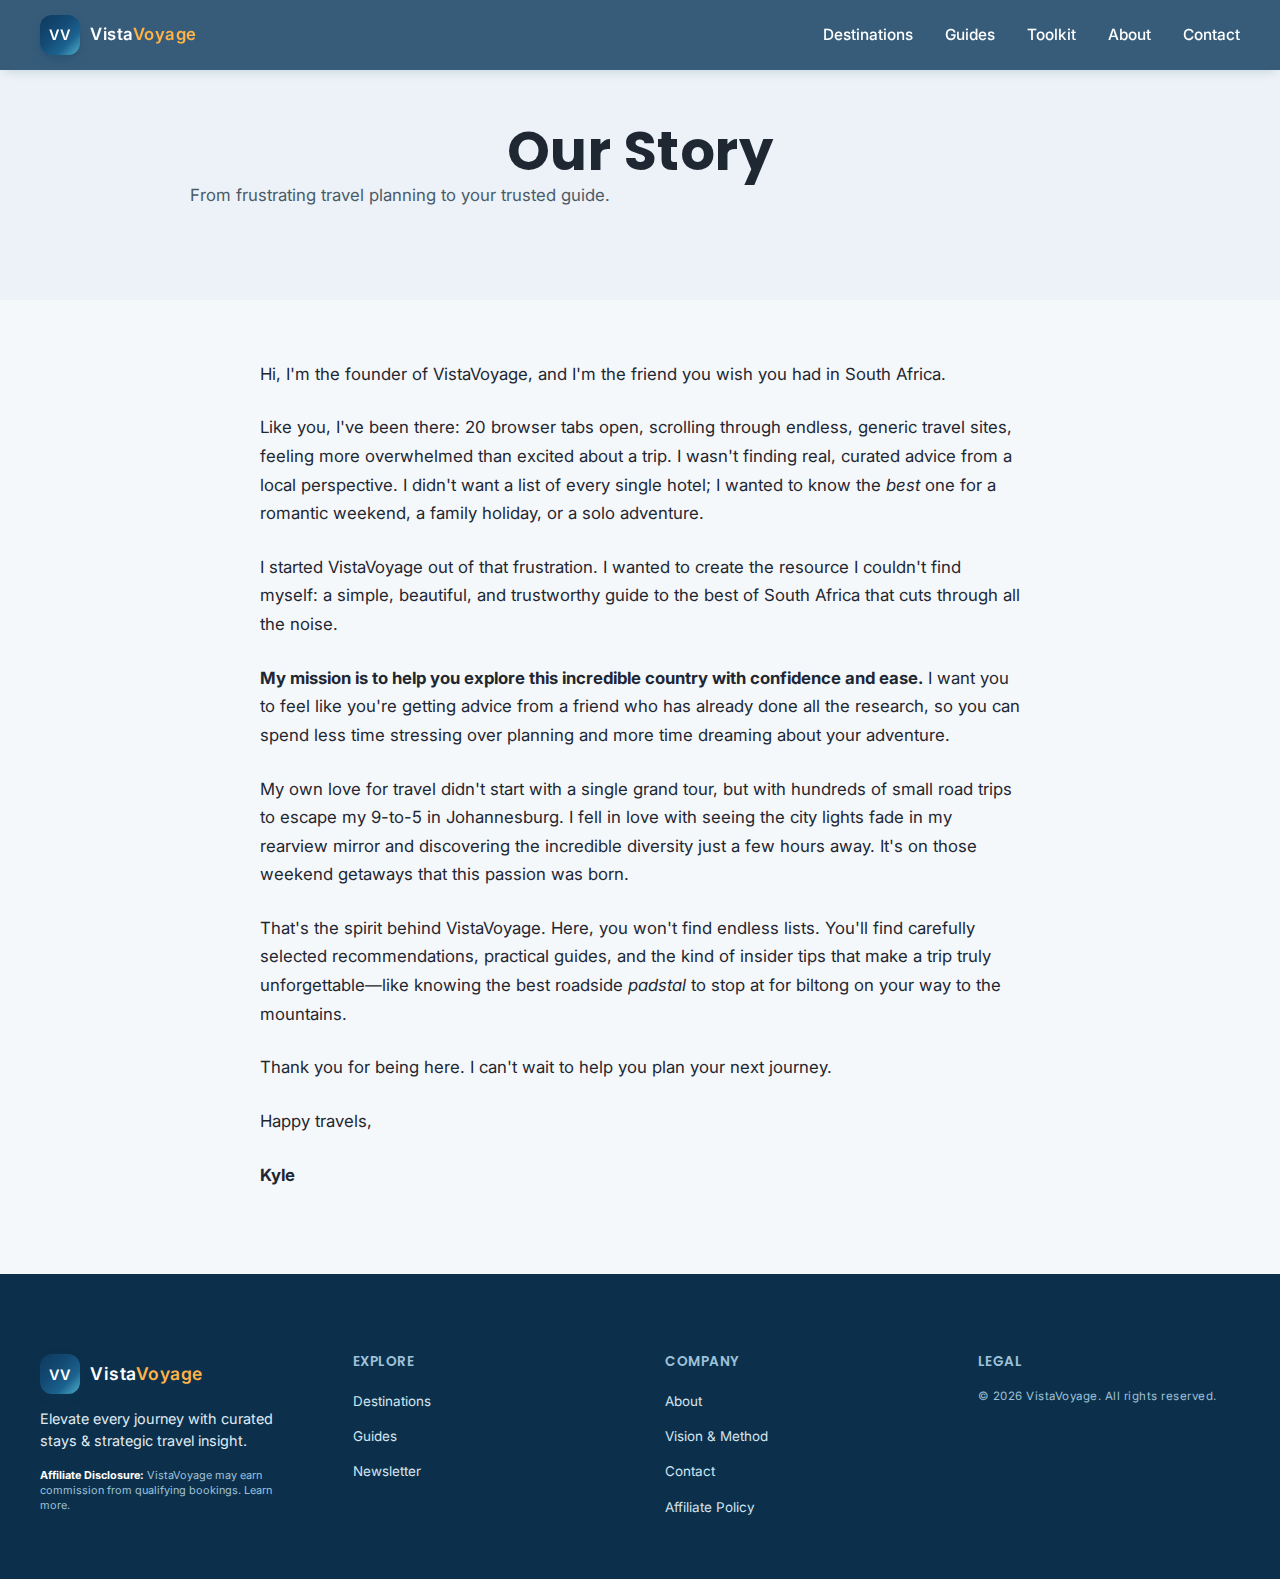
<file: about.html>
<!DOCTYPE html>
<html lang="en-ZA">
<head>
    <meta charset="UTF-8">
    <title>About | VistaVoyage</title>
    <meta name="viewport" content="width=device-width,initial-scale=1">
    <link rel="stylesheet" href="/assets/css/styles.css?v=1.5">
    <link rel="preconnect" href="https://fonts.googleapis.com" crossorigin>
    <link rel="preconnect" href="https://fonts.gstatic.com" crossorigin>
    <link href="https://fonts.googleapis.com/css2?family=Inter:wght@400;500;600&family=Poppins:wght@500;600;700&display=swap" rel="stylesheet">
    <style>
        .page-header { padding: 120px 0 60px; text-align: center; background: var(--bg-soft); }
        .page-content { padding: 60px 0; }
        .page-content .container { max-width: 800px; }
        .page-content h2 { margin-bottom: 20px; font-size: 1.8rem; }
        .page-content p { margin-bottom: 1.5em; line-height: 1.7; }
    </style>
</head>
<body>
    <header class="site-header" data-header>
      <div class="container header-inner">
        <a href="/" class="brand" aria-label="VistaVoyage Home">
          <span class="brand-mark" aria-hidden="true">VV</span>
          <span class="brand-text">Vista<span class="accent">Voyage</span></span>
        </a>
        <nav class="primary-nav" aria-label="Primary">
          <ul>
            <li><a href="/#destinations">Destinations</a></li>
            <li><a href="/#blog">Guides</a></li>
            <li><a href="/toolkit.html">Toolkit</a></li>
            <li><a href="/about.html">About</a></li>
            <li><a href="/contact.html">Contact</a></li>
          </ul>
        </nav>
        <button class="nav-toggle" aria-expanded="false" aria-controls="mobileMenu" aria-label="Open menu">
          <span class="nav-toggle-bar"></span>
          <span class="nav-toggle-bar"></span>
          <span class="nav-toggle-bar"></span>
        </button>
      </div>
      <div class="mobile-nav" id="mobileMenu">
        <nav aria-label="Mobile">
          <ul>
            <li><a href="/#destinations">Destinations</a></li>
            <li><a href="/#blog">Guides</a></li>
            <li><a href="/toolkit.html">Toolkit</a></li>
            <li><a href="/about.html">About</a></li>
            <li><a href="/contact.html">Contact</a></li>
            <li><a href="/#newsletter">Newsletter</a></li>
          </ul>
        </nav>
      </div>
    </header>

    <main id="main">
        <section class="page-header">
            <div class="container">
                <h1>Our Story</h1>
                <p class="section-intro">From frustrating travel planning to your trusted guide.</p>
            </div>
        </section>
        <section class="page-content">
            <div class="container">
                <p>Hi, I'm the founder of VistaVoyage, and I'm the friend you wish you had in South Africa.</p>

                <p>Like you, I've been there: 20 browser tabs open, scrolling through endless, generic travel sites, feeling more overwhelmed than excited about a trip. I wasn't finding real, curated advice from a local perspective. I didn't want a list of every single hotel; I wanted to know the <em>best</em> one for a romantic weekend, a family holiday, or a solo adventure.</p>
                
                <p>I started VistaVoyage out of that frustration. I wanted to create the resource I couldn't find myself: a simple, beautiful, and trustworthy guide to the best of South Africa that cuts through all the noise.</p>
                
                <p><strong>My mission is to help you explore this incredible country with confidence and ease.</strong> I want you to feel like you're getting advice from a friend who has already done all the research, so you can spend less time stressing over planning and more time dreaming about your adventure.</p>
                
                <p>My own love for travel didn't start with a single grand tour, but with hundreds of small road trips to escape my 9-to-5 in Johannesburg. I fell in love with seeing the city lights fade in my rearview mirror and discovering the incredible diversity just a few hours away. It's on those weekend getaways that this passion was born.</p>
                
                <p>That's the spirit behind VistaVoyage. Here, you won't find endless lists. You'll find carefully selected recommendations, practical guides, and the kind of insider tips that make a trip truly unforgettable—like knowing the best roadside <em>padstal</em> to stop at for biltong on your way to the mountains.</p>
                
                <p>Thank you for being here. I can't wait to help you plan your next journey.</p>
                
                <p>Happy travels,</p>
                <p><strong>Kyle</strong></p>
            </div>
        </section>
    </main>

    <footer class="site-footer" id="footer" aria-labelledby="footerHeading">
      <div class="container footer-grid">
        <div class="footer-brand">
          <h2 class="visually-hidden" id="footerHeading">Footer</h2>
          <a href="/" class="brand footer-logo">
            <span class="brand-mark">VV</span>
            <span class="brand-text">Vista<span class="accent">Voyage</span></span>
          </a>
          <p class="footer-tagline">Elevate every journey with curated stays & strategic travel insight.</p>
          <p class="disclosure"><strong>Affiliate Disclosure:</strong> VistaVoyage may earn commission from qualifying bookings. <a href="/policy.html" style="color: inherit;">Learn more</a>.</p>
        </div>
        <nav class="footer-nav" aria-label="Explore">
          <h3 class="footer-title">Explore</h3>
          <ul>
            <li><a href="/#destinations">Destinations</a></li>
            <li><a href="/#blog">Guides</a></li>
            <li><a href="/#newsletter">Newsletter</a></li>
          </ul>
        </nav>
        <nav class="footer-nav" aria-label="Company">
          <h3 class="footer-title">Company</h3>
          <ul>
            <li><a href="/about.html">About</a></li>
            <li><a href="/#why">Vision & Method</a></li>
            <li><a href="/contact.html">Contact</a></li>
            <li><a href="/policy.html">Affiliate Policy</a></li>
          </ul>
        </nav>
        <div class="footer-legal">
          <h3 class="footer-title">Legal</h3>
          <p class="footer-copy">&copy; <span id="year"></span> VistaVoyage. All rights reserved.</p>
        </div>
      </div>
    </footer>

    <script>
      document.documentElement.classList.remove('no-js');
      const navToggle = document.querySelector('.nav-toggle');
      const mobileNav = document.getElementById('mobileMenu');

      navToggle.addEventListener('click', () => {
        const expanded = navToggle.getAttribute('aria-expanded') === 'true' || false;
        navToggle.setAttribute('aria-expanded', !expanded);
        document.body.classList.toggle('nav-open');
      });

      mobileNav.addEventListener('click', e => {
        if (e.target.tagName === 'A') {
          document.body.classList.remove('nav-open');
          navToggle.setAttribute('aria-expanded', 'false');
        }
      });
      document.getElementById('year').textContent = new Date().getFullYear();
      if (window.matchMedia('(prefers-reduced-motion: reduce)').matches) {
        document.documentElement.classList.add('reduced-motion');
      }
    </script>
</body>
</html>
</file>
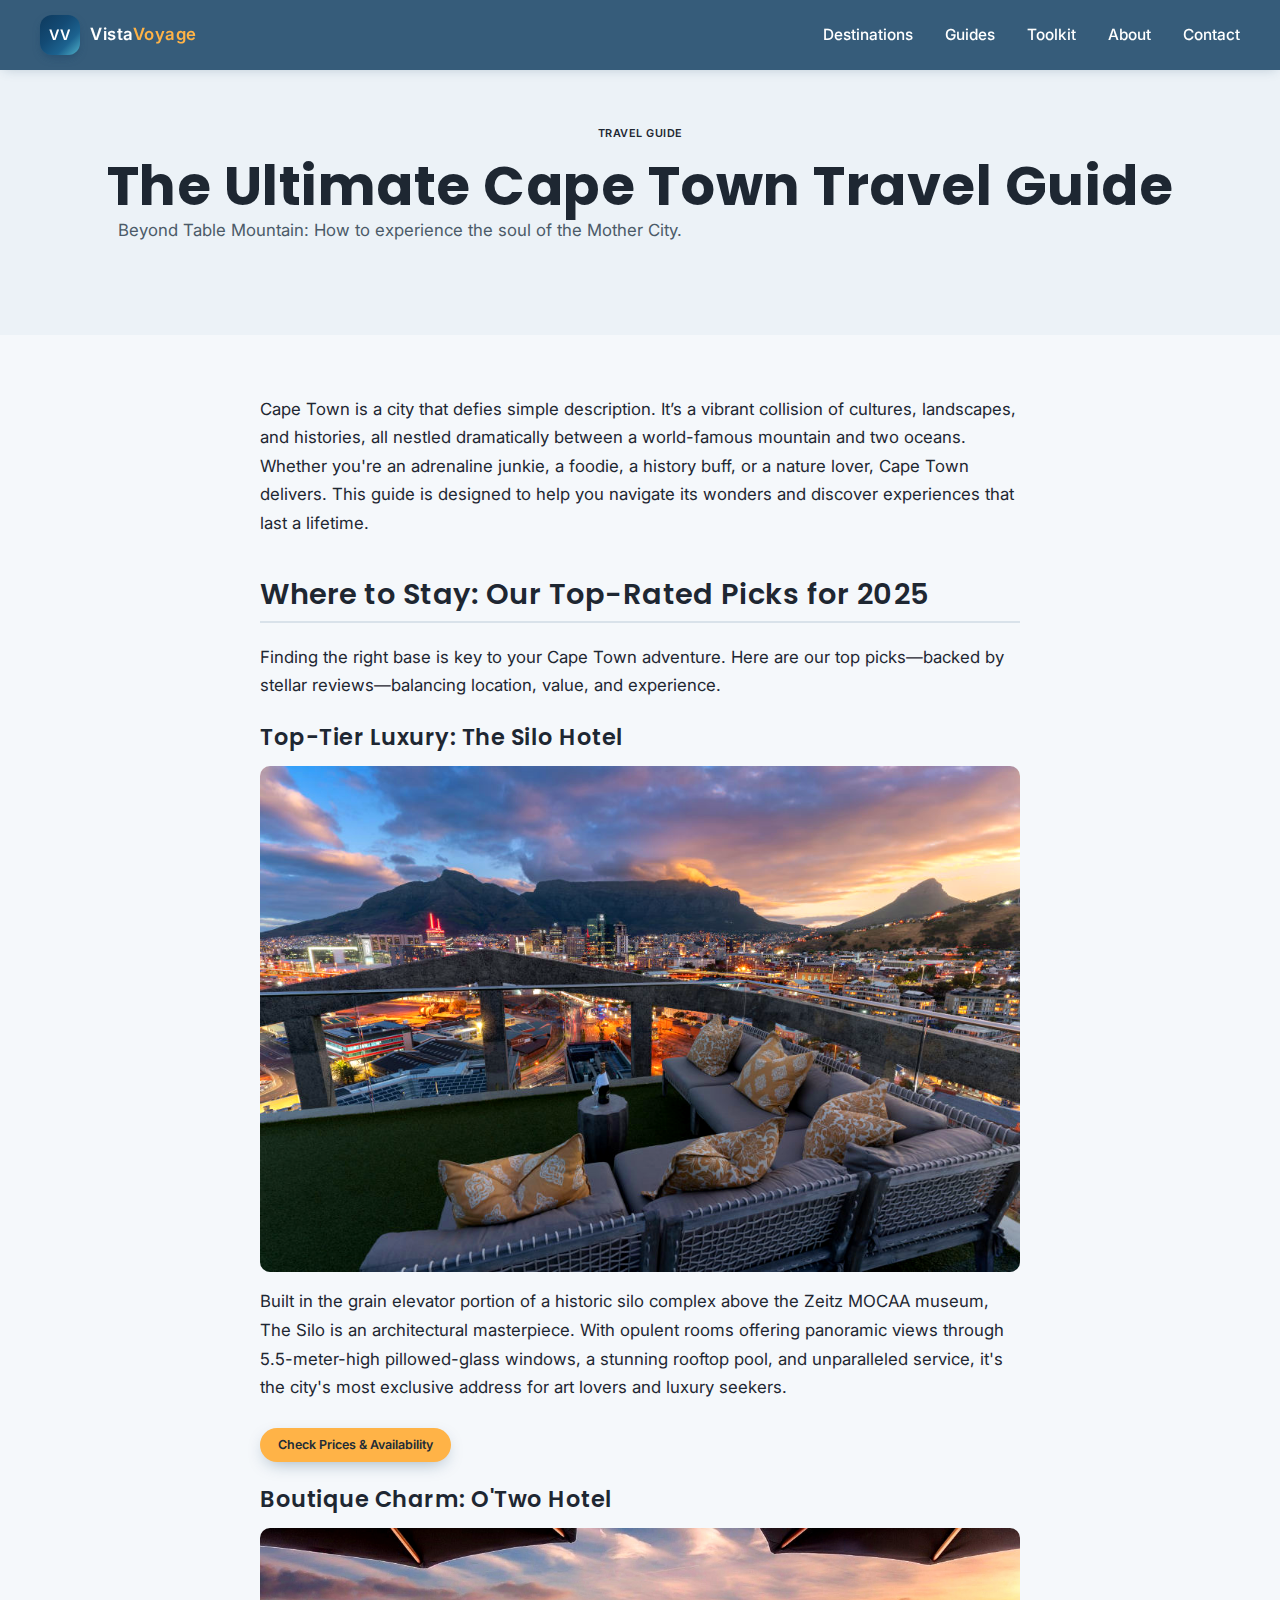
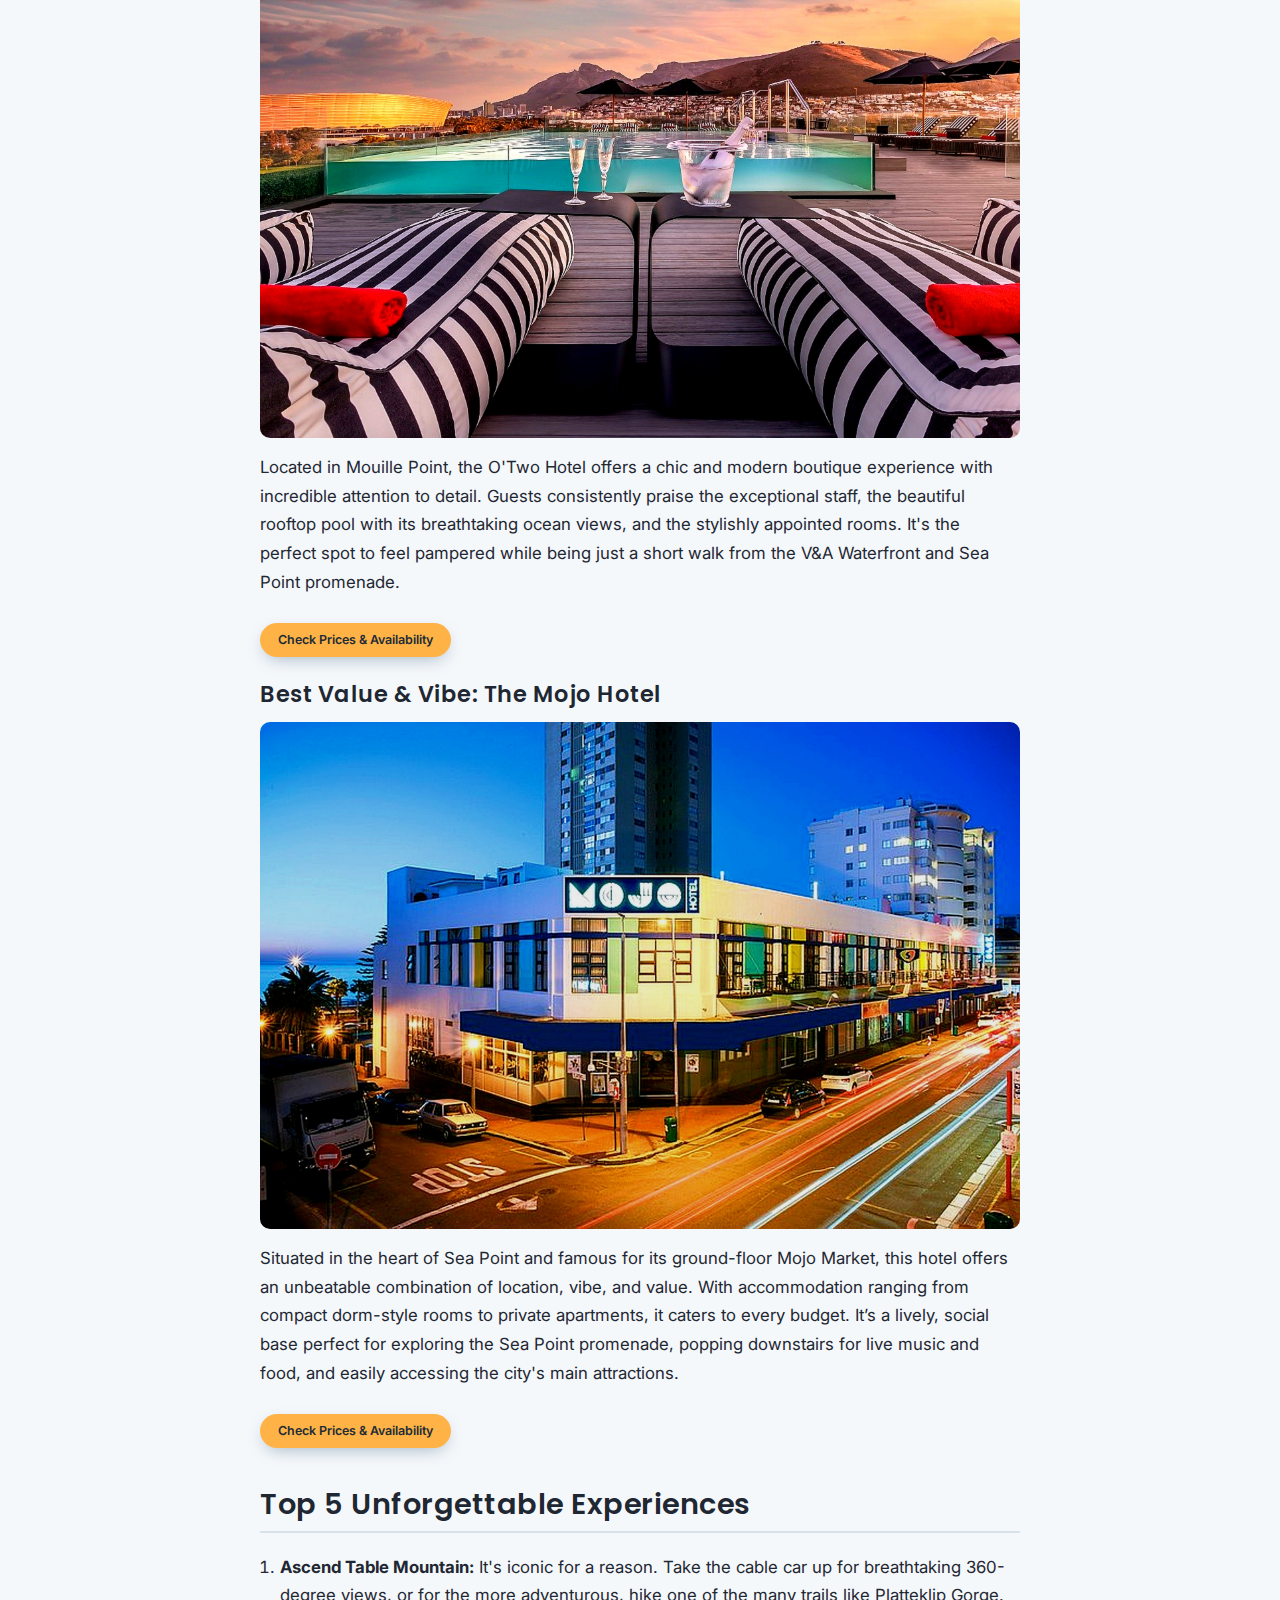
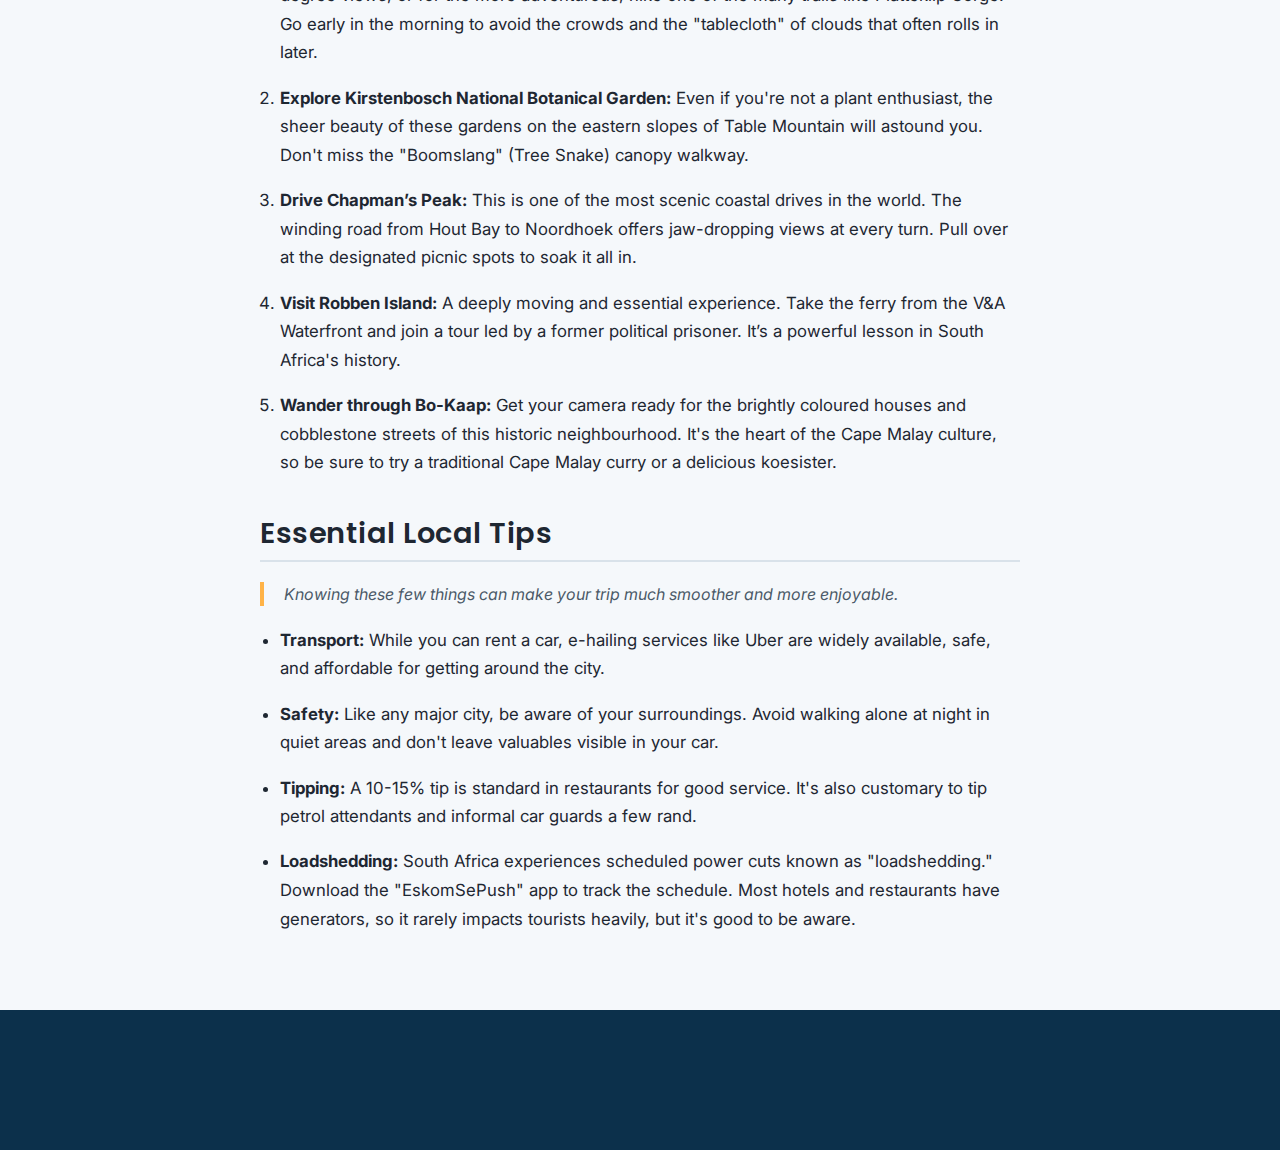
<file: cape-town-guide.html>
<!DOCTYPE html>
<html lang="en-ZA">
<head>
    <meta charset="UTF-8">
    <title>The Ultimate Cape Town Travel Guide | VistaVoyage</title>
    <meta name="viewport" content="width=device-width,initial-scale=1">
    <meta name="description" content="Your expert guide to Cape Town. Discover the best things to do, curated places to stay with pictures, and essential local tips for an unforgettable trip.">
    <link rel="stylesheet" href="/assets/css/styles.css?v=1.5">
    <link rel="preconnect" href="https://fonts.googleapis.com" crossorigin>
    <link rel="preconnect" href="https://fonts.gstatic.com" crossorigin>
    <link href="https://fonts.googleapis.com/css2?family=Inter:wght@400;500;600&family=Poppins:wght@500;600;700&display=swap" rel="stylesheet">
    <style>
        .page-header { padding: 120px 0 60px; text-align: center; background: var(--bg-soft); }
        .page-content { padding: 60px 0; }
        .page-content .container { max-width: 800px; }
        .page-content h2 { margin: 40px 0 20px; font-size: 1.8rem; border-bottom: 2px solid var(--border); padding-bottom: 10px; }
        .page-content h3 { margin: 25px 0 15px; font-size: 1.4rem; }
        .page-content p, .page-content li { margin-bottom: 1em; line-height: 1.7; }
        .page-content ul { list-style: disc; padding-left: 20px; }
        .page-content ol { list-style: decimal; padding-left: 20px; }
        .page-content blockquote { border-left: 4px solid var(--accent); padding-left: 20px; margin: 20px 0; font-style: italic; color: var(--text-light); }
        .page-content .btn { margin-top: 10px; }
        .accommodation-item img { width: 100%; height: auto; border-radius: var(--radius-md); margin-bottom: 15px; }
    </style>
</head>
<body>
    <header class="site-header" data-header>
      <div class="container header-inner">
        <a href="/" class="brand" aria-label="VistaVoyage Home">
          <span class="brand-mark" aria-hidden="true">VV</span>
          <span class="brand-text">Vista<span class="accent">Voyage</span></span>
        </a>
        <nav class="primary-nav" aria-label="Primary">
          <ul>
            <li><a href="/#destinations">Destinations</a></li>
            <li><a href="/#blog">Guides</a></li>
            <li><a href="/toolkit.html">Toolkit</a></li>
            <li><a href="/about.html">About</a></li>
            <li><a href="/contact.html">Contact</a></li>
          </ul>
        </nav>
        <button class="nav-toggle" aria-expanded="false" aria-controls="mobileMenu" aria-label="Open menu">
          <span class="nav-toggle-bar"></span>
          <span class="nav-toggle-bar"></span>
          <span class="nav-toggle-bar"></span>
        </button>
      </div>
      <div class="mobile-nav" id="mobileMenu">
        <nav aria-label="Mobile">
            <ul>
                <li><a href="/#destinations">Destinations</a></li>
                <li><a href="/#blog">Guides</a></li>
                <li><a href="/toolkit.html">Toolkit</a></li>
                <li><a href="/about.html">About</a></li>
                <li><a href="/contact.html">Contact</a></li>
                <li><a href="/#newsletter">Newsletter</a></li>
            </ul>
        </nav>
      </div>
    </header>

    <main id="main">
        <section class="page-header">
            <div class="container">
                <p class="badge subtle">Travel Guide</p>
                <h1 style="margin-top:10px;">The Ultimate Cape Town Travel Guide</h1>
                <p class="section-intro">Beyond Table Mountain: How to experience the soul of the Mother City.</p>
            </div>
        </section>
        <section class="page-content">
            <div class="container">
                <p>Cape Town is a city that defies simple description. It’s a vibrant collision of cultures, landscapes, and histories, all nestled dramatically between a world-famous mountain and two oceans. Whether you're an adrenaline junkie, a foodie, a history buff, or a nature lover, Cape Town delivers. This guide is designed to help you navigate its wonders and discover experiences that last a lifetime.</p>
                
                <h2>Where to Stay: Our Top-Rated Picks for 2025</h2>
                <p>Finding the right base is key to your Cape Town adventure. Here are our top picks—backed by stellar reviews—balancing location, value, and experience.</p>
                
                <div class="accommodation-item">
                    <h3>Top-Tier Luxury: The Silo Hotel</h3>
                    <img src="assets/img/The-Silo-Rooftop-at-Night-Enhanced.png" alt="The rooftop lounge at The Silo Hotel at night, with views over Cape Town and Table Mountain.">
                    <p>Built in the grain elevator portion of a historic silo complex above the Zeitz MOCAA museum, The Silo is an architectural masterpiece. With opulent rooms offering panoramic views through 5.5-meter-high pillowed-glass windows, a stunning rooftop pool, and unparalleled service, it's the city's most exclusive address for art lovers and luxury seekers.</p>
                    <a href="https://www.booking.com/hotel/za/the-silo.en-gb.html" class="btn btn--sm btn--accent" rel="nofollow sponsored" target="_blank">Check Prices & Availability</a>
                </div>

                <div class="accommodation-item">
                    <h3>Boutique Charm: O'Two Hotel</h3>
                    <img src="assets/img/OTwo-Hotel-Sunset-UHD.jpg" alt="The rooftop pool at the O'Two Hotel at sunset, overlooking Cape Town Stadium and Signal Hill.">
                    <p>Located in Mouille Point, the O'Two Hotel offers a chic and modern boutique experience with incredible attention to detail. Guests consistently praise the exceptional staff, the beautiful rooftop pool with its breathtaking ocean views, and the stylishly appointed rooms. It's the perfect spot to feel pampered while being just a short walk from the V&A Waterfront and Sea Point promenade.</p>
                    <a href="https://www.booking.com/hotel/za/o-two-boutique.en-gb.html" class="btn btn--sm btn--accent" rel="nofollow sponsored" target="_blank">Check Prices & Availability</a>
                </div>

                <div class="accommodation-item">
                    <h3>Best Value & Vibe: The Mojo Hotel</h3>
                    <img src="assets/img/Mojo-Hotel-Exterior-UHD-Balanced.jpg" alt="The exterior of The Mojo Hotel in Sea Point at night.">
                    <p>Situated in the heart of Sea Point and famous for its ground-floor Mojo Market, this hotel offers an unbeatable combination of location, vibe, and value. With accommodation ranging from compact dorm-style rooms to private apartments, it caters to every budget. It’s a lively, social base perfect for exploring the Sea Point promenade, popping downstairs for live music and food, and easily accessing the city's main attractions.</p>
                    <a href="https://www.booking.com/hotel/za/the-mojo.en-gb.html" class="btn btn--sm btn--accent" rel="nofollow sponsored" target="_blank">Check Prices & Availability</a>
                </div>
                
                <h2>Top 5 Unforgettable Experiences</h2>
                <ol>
                    <li><strong>Ascend Table Mountain:</strong> It's iconic for a reason. Take the cable car up for breathtaking 360-degree views, or for the more adventurous, hike one of the many trails like Platteklip Gorge. Go early in the morning to avoid the crowds and the "tablecloth" of clouds that often rolls in later.</li>
                    <li><strong>Explore Kirstenbosch National Botanical Garden:</strong> Even if you're not a plant enthusiast, the sheer beauty of these gardens on the eastern slopes of Table Mountain will astound you. Don't miss the "Boomslang" (Tree Snake) canopy walkway.</li>
                    <li><strong>Drive Chapman’s Peak:</strong> This is one of the most scenic coastal drives in the world. The winding road from Hout Bay to Noordhoek offers jaw-dropping views at every turn. Pull over at the designated picnic spots to soak it all in.</li>
                    <li><strong>Visit Robben Island:</strong> A deeply moving and essential experience. Take the ferry from the V&A Waterfront and join a tour led by a former political prisoner. It’s a powerful lesson in South Africa's history.</li>
                    <li><strong>Wander through Bo-Kaap:</strong> Get your camera ready for the brightly coloured houses and cobblestone streets of this historic neighbourhood. It's the heart of the Cape Malay culture, so be sure to try a traditional Cape Malay curry or a delicious koesister.</li>
                </ol>

                <h2>Essential Local Tips</h2>
                <blockquote>Knowing these few things can make your trip much smoother and more enjoyable.</blockquote>
                <ul>
                    <li><strong>Transport:</strong> While you can rent a car, e-hailing services like Uber are widely available, safe, and affordable for getting around the city.</li>
                    <li><strong>Safety:</strong> Like any major city, be aware of your surroundings. Avoid walking alone at night in quiet areas and don't leave valuables visible in your car.</li>
                    <li><strong>Tipping:</strong> A 10-15% tip is standard in restaurants for good service. It's also customary to tip petrol attendants and informal car guards a few rand.</li>
                    <li><strong>Loadshedding:</strong> South Africa experiences scheduled power cuts known as "loadshedding." Download the "EskomSePush" app to track the schedule. Most hotels and restaurants have generators, so it rarely impacts tourists heavily, but it's good to be aware.</li>
                </ul>
            </div>
        </section>
    </main>

    <footer class="site-footer" id="footer" aria-labelledby="footerHeading">
        </footer>

    <script>
        // Paste the full script from your other pages here
    </script>
</body>
</html>
</file>
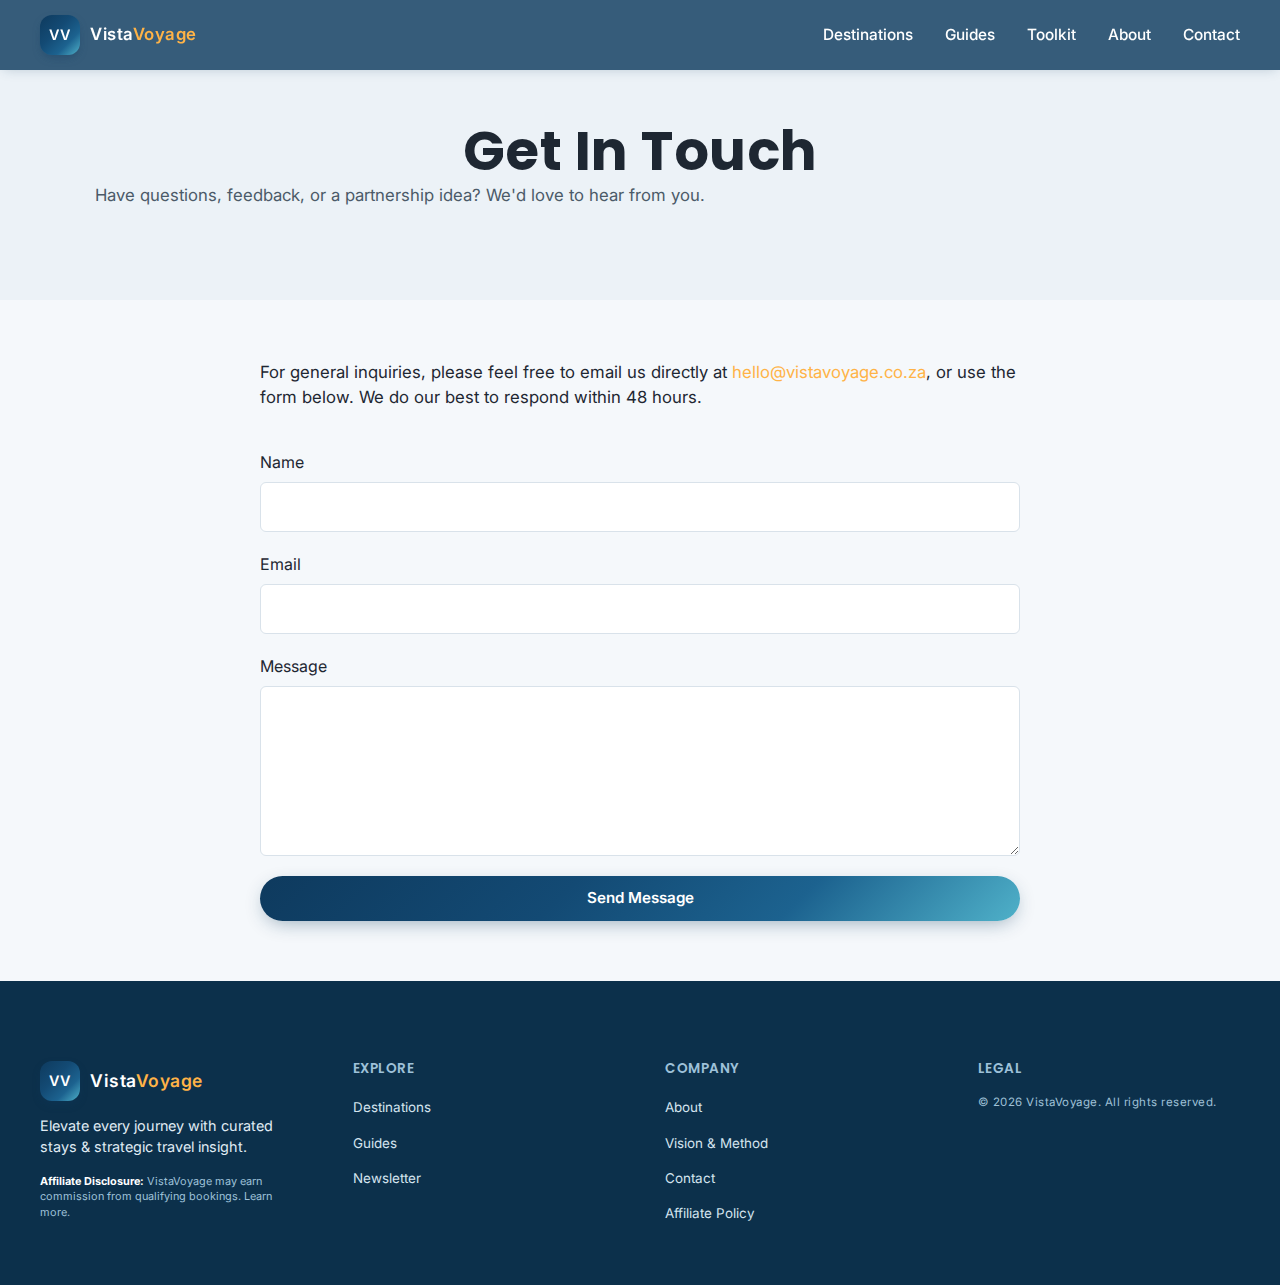
<file: contact.html>
<!DOCTYPE html>
<html lang="en-ZA">
<head>
    <meta charset="UTF-8">
    <title>Contact | VistaVoyage</title>
    <meta name="viewport" content="width=device-width,initial-scale=1">
    <link rel="stylesheet" href="/assets/css/styles.css?v=1.5">
    <link rel="preconnect" href="https://fonts.googleapis.com" crossorigin>
    <link rel="preconnect" href="https://fonts.gstatic.com" crossorigin>
    <link href="https://fonts.googleapis.com/css2?family=Inter:wght@400;500;600&family=Poppins:wght@500;600;700&display=swap" rel="stylesheet">
    <style>
        .page-header { padding: 120px 0 60px; text-align: center; background: var(--bg-soft); }
        .page-content { padding: 60px 0; }
        .page-content .container { max-width: 800px; }
        .contact-form { margin-top: 40px; display: grid; gap: 20px; }
        .contact-form .form-group { display: grid; gap: 8px; }
        .contact-form input, .contact-form textarea { width: 100%; border: 1px solid var(--border); padding: 12px; border-radius: var(--radius-sm); }
        .email-link { font-weight: 500; color: var(--primary); }
        .email-link a { text-decoration: underline; }
    </style>
</head>
<body>
    <header class="site-header" data-header>
      <div class="container header-inner">
        <a href="/" class="brand" aria-label="VistaVoyage Home">
          <span class="brand-mark" aria-hidden="true">VV</span>
          <span class="brand-text">Vista<span class="accent">Voyage</span></span>
        </a>
        <nav class="primary-nav" aria-label="Primary">
          <ul>
            <li><a href="/#destinations">Destinations</a></li>
            <li><a href="/#blog">Guides</a></li>
            <li><a href="/toolkit.html">Toolkit</a></li>
            <li><a href="/about.html">About</a></li>
            <li><a href="/contact.html">Contact</a></li>
          </ul>
        </nav>
        <button class="nav-toggle" aria-expanded="false" aria-controls="mobileMenu" aria-label="Open menu">
          <span class="nav-toggle-bar"></span>
          <span class="nav-toggle-bar"></span>
          <span class="nav-toggle-bar"></span>
        </button>
      </div>
      <div class="mobile-nav" id="mobileMenu">
        <nav aria-label="Mobile">
          <ul>
            <li><a href="/#destinations">Destinations</a></li>
            <li><a href="/#blog">Guides</a></li>
            <li><a href="/toolkit.html">Toolkit</a></li>
            <li><a href="/about.html">About</a></li>
            <li><a href="/contact.html">Contact</a></li>
            <li><a href="/#newsletter">Newsletter</a></li>
          </ul>
        </nav>
      </div>
    </header>

    <main id="main">
        <section class="page-header">
            <div class="container">
                <h1>Get In Touch</h1>
                <p class="section-intro">Have questions, feedback, or a partnership idea? We'd love to hear from you.</p>
            </div>
        </section>
        <section class="page-content">
            <div class="container">
                <p>For general inquiries, please feel free to email us directly at <a href="mailto:hello@vistavoyage.co.za" class="inline-link">hello@vistavoyage.co.za</a>, or use the form below. We do our best to respond within 48 hours.</p>
                
                <form class="contact-form" action="https://formsubmit.co/hello@vistavoyage.co.za" method="POST">
                    <input type="hidden" name="_subject" value="New Contact Form Submission from VistaVoyage">
                    <div class="form-group">
                        <label for="name">Name</label>
                        <input type="text" id="name" name="name" required>
                    </div>
                    <div class="form-group">
                        <label for="email">Email</label>
                        <input type="email" id="email" name="email" required>
                    </div>
                    <div class="form-group">
                        <label for="message">Message</label>
                        <textarea id="message" name="message" rows="6" required></textarea>
                    </div>
                    <button type="submit" class="btn btn--primary">Send Message</button>
                </form>
            </div>
        </section>
    </main>

    <footer class="site-footer" id="footer" aria-labelledby="footerHeading">
      <div class="container footer-grid">
        <div class="footer-brand">
          <h2 class="visually-hidden" id="footerHeading">Footer</h2>
          <a href="/" class="brand footer-logo">
            <span class="brand-mark">VV</span>
            <span class="brand-text">Vista<span class="accent">Voyage</span></span>
          </a>
          <p class="footer-tagline">Elevate every journey with curated stays & strategic travel insight.</p>
          <p class="disclosure"><strong>Affiliate Disclosure:</strong> VistaVoyage may earn commission from qualifying bookings. <a href="/policy.html" style="color: inherit;">Learn more</a>.</p>
        </div>
        <nav class="footer-nav" aria-label="Explore">
          <h3 class="footer-title">Explore</h3>
          <ul>
            <li><a href="/#destinations">Destinations</a></li>
            <li><a href="/#blog">Guides</a></li>
            <li><a href="/#newsletter">Newsletter</a></li>
          </ul>
        </nav>
        <nav class="footer-nav" aria-label="Company">
          <h3 class="footer-title">Company</h3>
          <ul>
            <li><a href="/about.html">About</a></li>
            <li><a href="/#why">Vision & Method</a></li>
            <li><a href="/contact.html">Contact</a></li>
            <li><a href="/policy.html">Affiliate Policy</a></li>
          </ul>
        </nav>
        <div class="footer-legal">
          <h3 class="footer-title">Legal</h3>
          <p class="footer-copy">&copy; <span id="year"></span> VistaVoyage. All rights reserved.</p>
        </div>
      </div>
    </footer>

    <script>
      document.documentElement.classList.remove('no-js');
      const navToggle = document.querySelector('.nav-toggle');
      const mobileNav = document.getElementById('mobileMenu');

      // NEW & IMPROVED JAVASCRIPT
      navToggle.addEventListener('click', () => {
        const expanded = navToggle.getAttribute('aria-expanded') === 'true' || false;
        navToggle.setAttribute('aria-expanded', !expanded);
        document.body.classList.toggle('nav-open');
      });

      mobileNav.addEventListener('click', e => {
        if (e.target.tagName === 'A') {
          document.body.classList.remove('nav-open');
          navToggle.setAttribute('aria-expanded', 'false');
        }
      });
      document.getElementById('year').textContent = new Date().getFullYear();
      if (window.matchMedia('(prefers-reduced-motion: reduce)').matches) {
        document.documentElement.classList.add('reduced-motion');
      }
    </script>
</body>
</html>
</file>
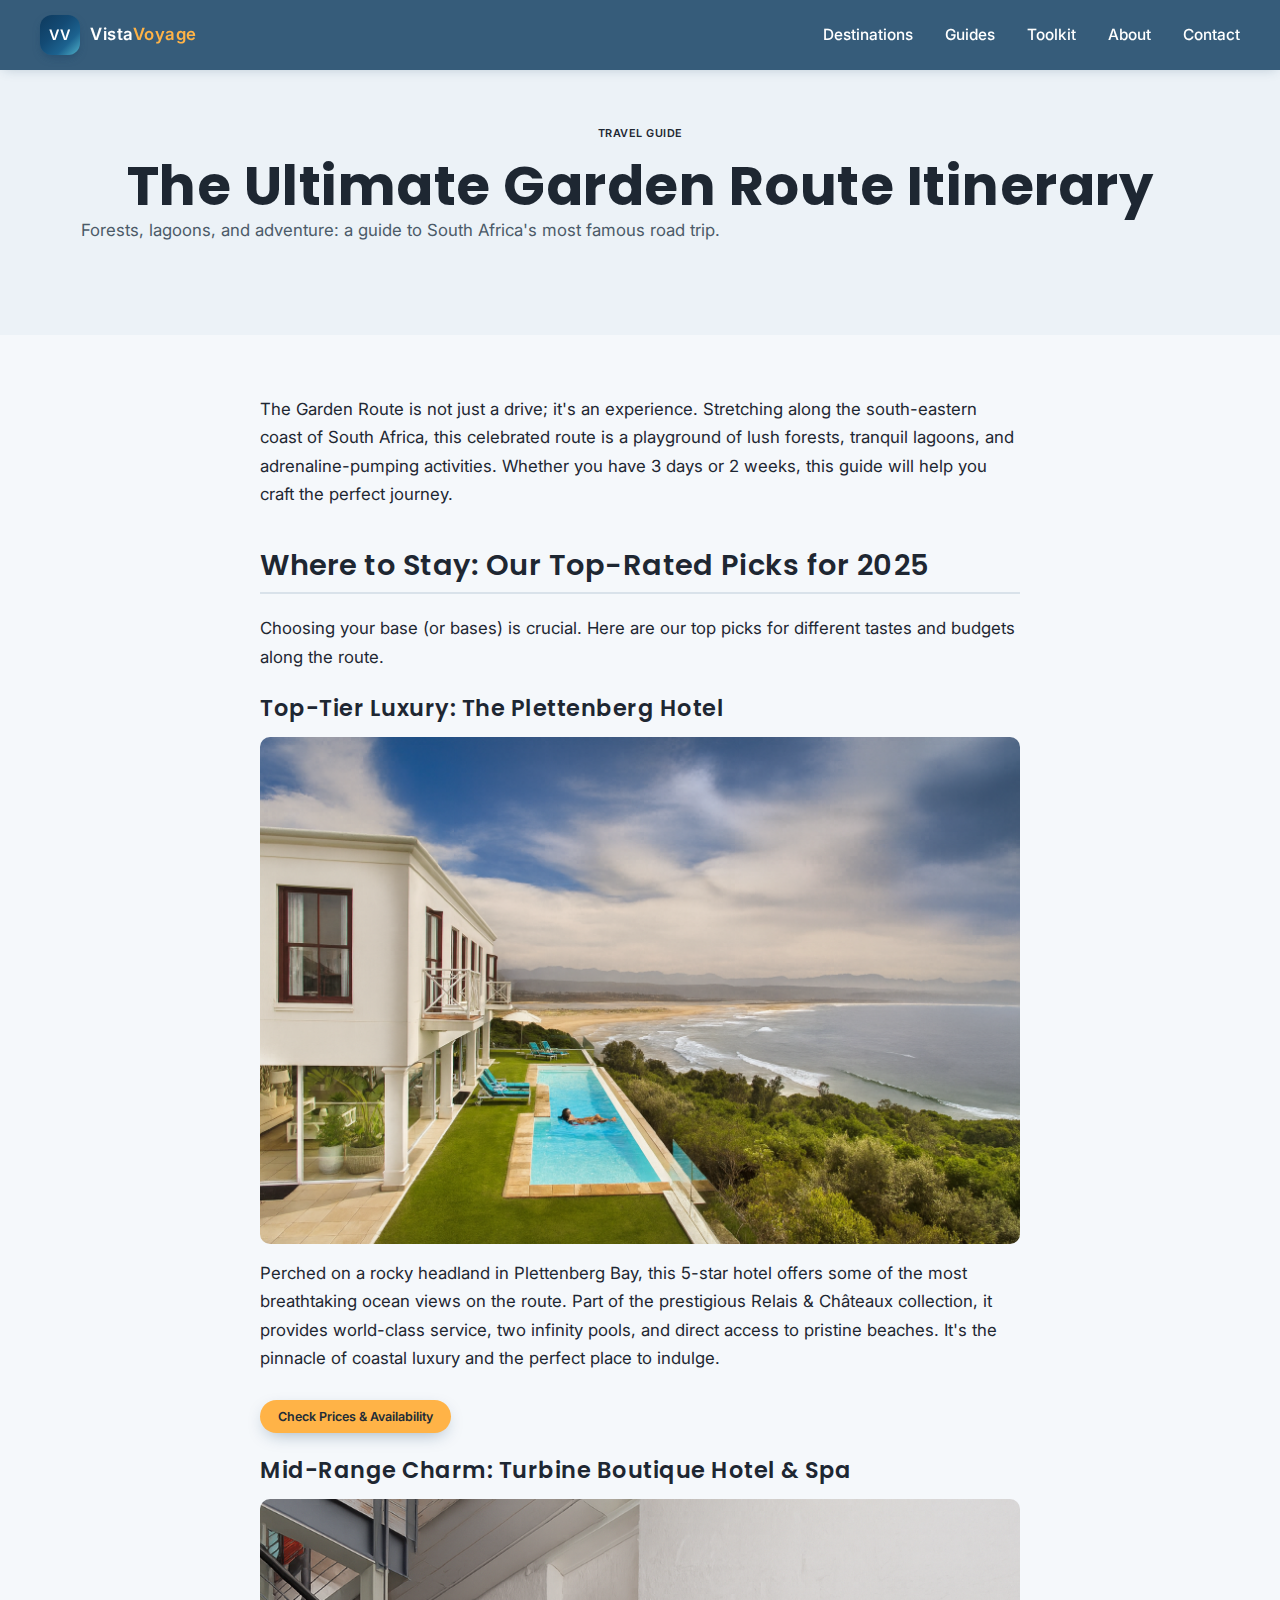
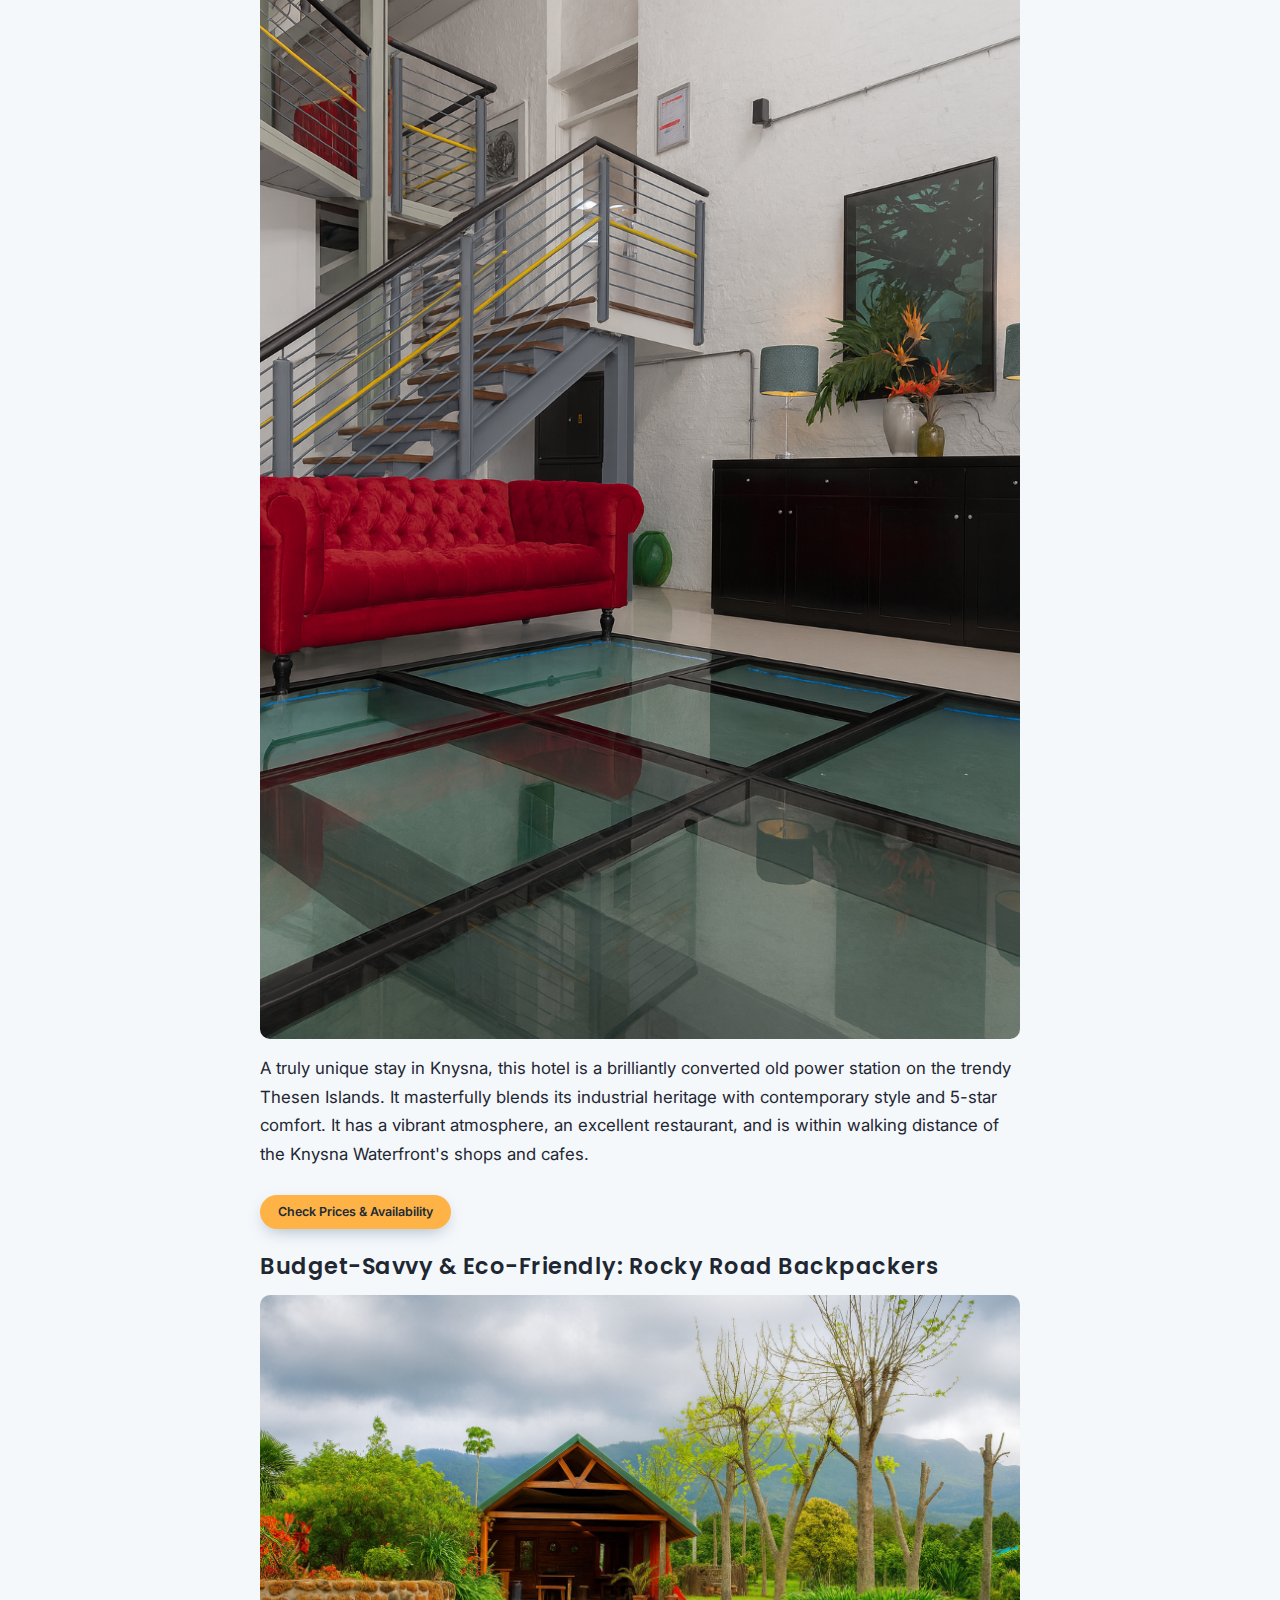
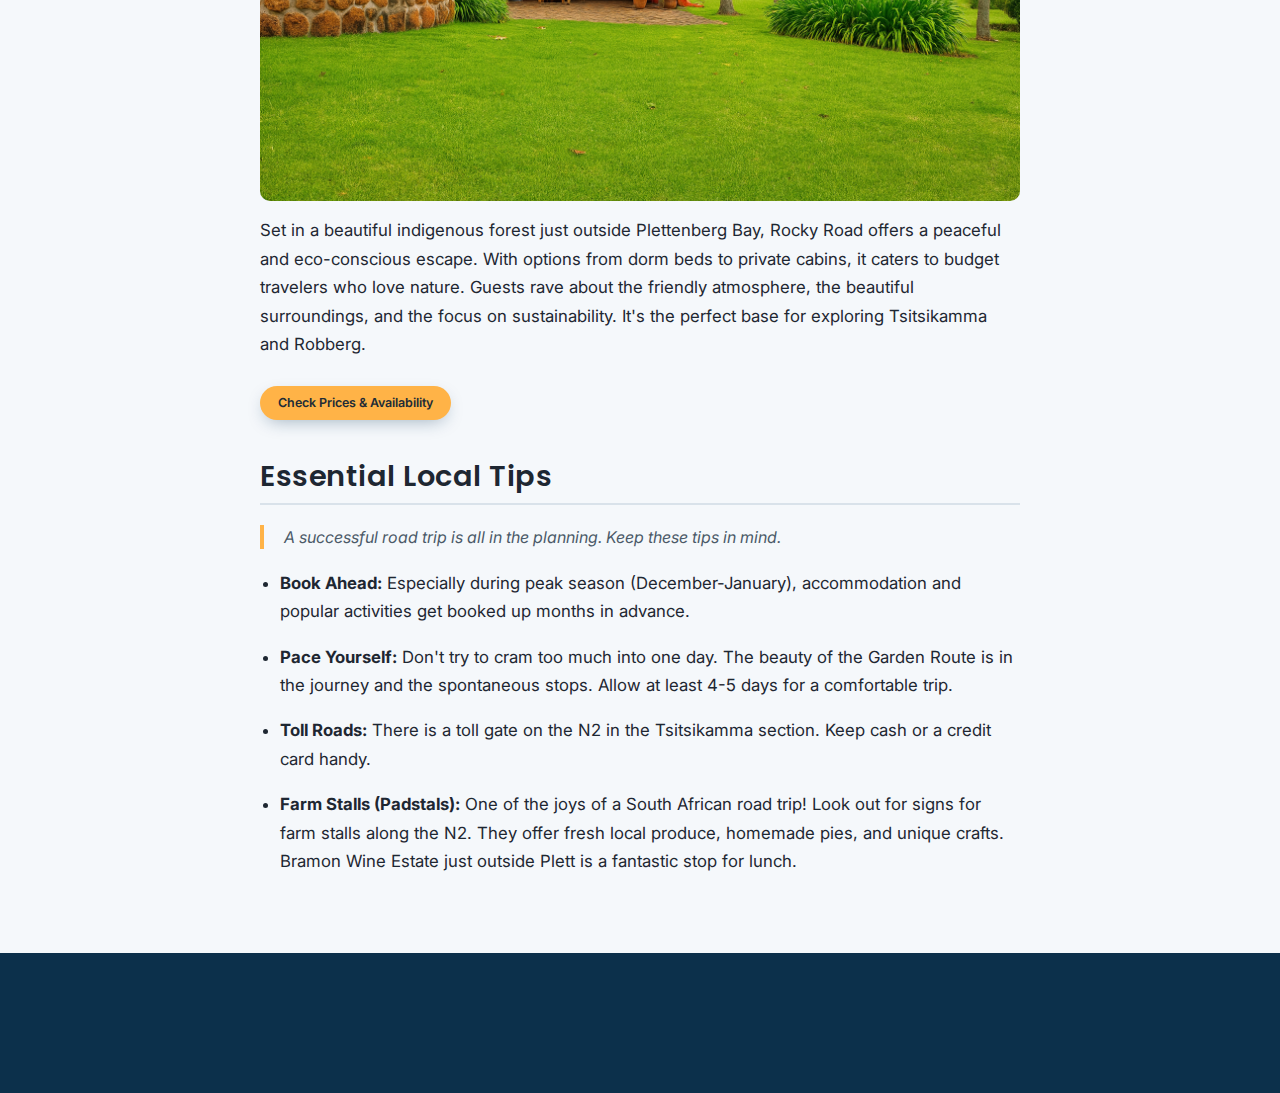
<file: garden-route-guide.html>
<!DOCTYPE html>
<html lang="en-ZA">
<head>
    <meta charset="UTF-8">
    <title>The Ultimate Garden Route Itinerary | VistaVoyage</title>
    <meta name="viewport" content="width=device-width,initial-scale=1">
    <meta name="description" content="Your expert guide to the Garden Route. Discover the best towns, must-do activities, and curated stays with pictures for the ultimate South African road trip.">
    <link rel="stylesheet" href="/assets/css/styles.css?v=1.5">
    <link rel="preconnect" href="https://fonts.googleapis.com" crossorigin>
    <link rel="preconnect" href="https://fonts.gstatic.com" crossorigin>
    <link href="https://fonts.googleapis.com/css2?family=Inter:wght@400;500;600&family=Poppins:wght@500;600;700&display=swap" rel="stylesheet">
    <style>
        .page-header { padding: 120px 0 60px; text-align: center; background: var(--bg-soft); }
        .page-content { padding: 60px 0; }
        .page-content .container { max-width: 800px; }
        .page-content h2 { margin: 40px 0 20px; font-size: 1.8rem; border-bottom: 2px solid var(--border); padding-bottom: 10px; }
        .page-content h3 { margin: 25px 0 15px; font-size: 1.4rem; }
        .page-content p, .page-content li { margin-bottom: 1em; line-height: 1.7; }
        .page-content ul { list-style: disc; padding-left: 20px; }
        .page-content ol { list-style: decimal; padding-left: 20px; }
        .page-content blockquote { border-left: 4px solid var(--accent); padding-left: 20px; margin: 20px 0; font-style: italic; color: var(--text-light); }
        .page-content .btn { margin-top: 10px; }
        .accommodation-item img { width: 100%; height: auto; border-radius: var(--radius-md); margin-bottom: 15px; }
    </style>
</head>
<body>
    <header class="site-header" data-header>
      <div class="container header-inner">
        <a href="/" class="brand" aria-label="VistaVoyage Home">
          <span class="brand-mark" aria-hidden="true">VV</span>
          <span class="brand-text">Vista<span class="accent">Voyage</span></span>
        </a>
        <nav class="primary-nav" aria-label="Primary">
          <ul>
            <li><a href="/#destinations">Destinations</a></li>
            <li><a href="/#blog">Guides</a></li>
            <li><a href="/toolkit.html">Toolkit</a></li>
            <li><a href="/about.html">About</a></li>
            <li><a href="/contact.html">Contact</a></li>
          </ul>
        </nav>
        <button class="nav-toggle" aria-expanded="false" aria-controls="mobileMenu" aria-label="Open menu">
          <span class="nav-toggle-bar"></span>
          <span class="nav-toggle-bar"></span>
          <span class="nav-toggle-bar"></span>
        </button>
      </div>
      <div class="mobile-nav" id="mobileMenu">
        <nav aria-label="Mobile">
            <ul>
                <li><a href="/#destinations">Destinations</a></li>
                <li><a href="/#blog">Guides</a></li>
                <li><a href="/toolkit.html">Toolkit</a></li>
                <li><a href="/about.html">About</a></li>
                <li><a href="/contact.html">Contact</a></li>
                <li><a href="/#newsletter">Newsletter</a></li>
            </ul>
        </nav>
      </div>
    </header>

    <main id="main">
        <section class="page-header">
            <div class="container">
                <p class="badge subtle">Travel Guide</p>
                <h1 style="margin-top:10px;">The Ultimate Garden Route Itinerary</h1>
                <p class="section-intro">Forests, lagoons, and adventure: a guide to South Africa's most famous road trip.</p>
            </div>
        </section>
        <section class="page-content">
            <div class="container">
                <p>The Garden Route is not just a drive; it's an experience. Stretching along the south-eastern coast of South Africa, this celebrated route is a playground of lush forests, tranquil lagoons, and adrenaline-pumping activities. Whether you have 3 days or 2 weeks, this guide will help you craft the perfect journey.</p>
                
                <h2>Where to Stay: Our Top-Rated Picks for 2025</h2>
                <p>Choosing your base (or bases) is crucial. Here are our top picks for different tastes and budgets along the route.</p>
                
                <div class="accommodation-item">
                    <h3>Top-Tier Luxury: The Plettenberg Hotel</h3>
                    <img src="/assets/img/Blue-Wing-Pool.png" alt="Infinity pool at The Plettenberg Hotel overlooking the ocean and beach.">
                    <p>Perched on a rocky headland in Plettenberg Bay, this 5-star hotel offers some of the most breathtaking ocean views on the route. Part of the prestigious Relais & Châteaux collection, it provides world-class service, two infinity pools, and direct access to pristine beaches. It's the pinnacle of coastal luxury and the perfect place to indulge.</p>
                    <a href="https://www.booking.com/hotel/za/the-plettenberg.en-gb.html" class="btn btn--sm btn--accent" rel="nofollow sponsored" target="_blank">Check Prices & Availability</a>
                </div>

                <div class="accommodation-item">
                    <h3>Mid-Range Charm: Turbine Boutique Hotel & Spa</h3>
                    <img src="/assets/img/The-Turbine-Boutique-Hotel-and-Spa2i.png" alt="The unique industrial-chic interior of the Turbine Boutique Hotel & Spa in Knysna.">
                    <p>A truly unique stay in Knysna, this hotel is a brilliantly converted old power station on the trendy Thesen Islands. It masterfully blends its industrial heritage with contemporary style and 5-star comfort. It has a vibrant atmosphere, an excellent restaurant, and is within walking distance of the Knysna Waterfront's shops and cafes.</p>
                    <a href="https://www.booking.com/hotel/za/turbine-spa.en-gb.html" class="btn btn--sm btn--accent" rel="nofollow sponsored" target="_blank">Check Prices & Availability</a>
                </div>

                <div class="accommodation-item">
                    <h3>Budget-Savvy & Eco-Friendly: Rocky Road Backpackers</h3>
                    <img src="/assets/img/Rocky Road Backpackers.png" alt="The grounds and a cabin at Rocky Road Backpackers.">
                    <p>Set in a beautiful indigenous forest just outside Plettenberg Bay, Rocky Road offers a peaceful and eco-conscious escape. With options from dorm beds to private cabins, it caters to budget travelers who love nature. Guests rave about the friendly atmosphere, the beautiful surroundings, and the focus on sustainability. It's the perfect base for exploring Tsitsikamma and Robberg.</p>
                    <a href="https://www.booking.com/hotel/za/rocky-road-backpackers.en-gb.html" class="btn btn--sm btn--accent" rel="nofollow sponsored" target="_blank">Check Prices & Availability</a>
                </div>
                
                <h2>Essential Local Tips</h2>
                <blockquote>A successful road trip is all in the planning. Keep these tips in mind.</blockquote>
                <ul>
                    <li><strong>Book Ahead:</strong> Especially during peak season (December-January), accommodation and popular activities get booked up months in advance.</li>
                    <li><strong>Pace Yourself:</strong> Don't try to cram too much into one day. The beauty of the Garden Route is in the journey and the spontaneous stops. Allow at least 4-5 days for a comfortable trip.</li>
                    <li><strong>Toll Roads:</strong> There is a toll gate on the N2 in the Tsitsikamma section. Keep cash or a credit card handy.</li>
                    <li><strong>Farm Stalls (Padstals):</strong> One of the joys of a South African road trip! Look out for signs for farm stalls along the N2. They offer fresh local produce, homemade pies, and unique crafts. Bramon Wine Estate just outside Plett is a fantastic stop for lunch.</li>
                </ul>

            </div>
        </section>
    </main>

    <footer class="site-footer" id="footer" aria-labelledby="footerHeading">
        </footer>

    <script>
        // Paste the full script from your other pages here
    </script>
</body>
</html>
</file>
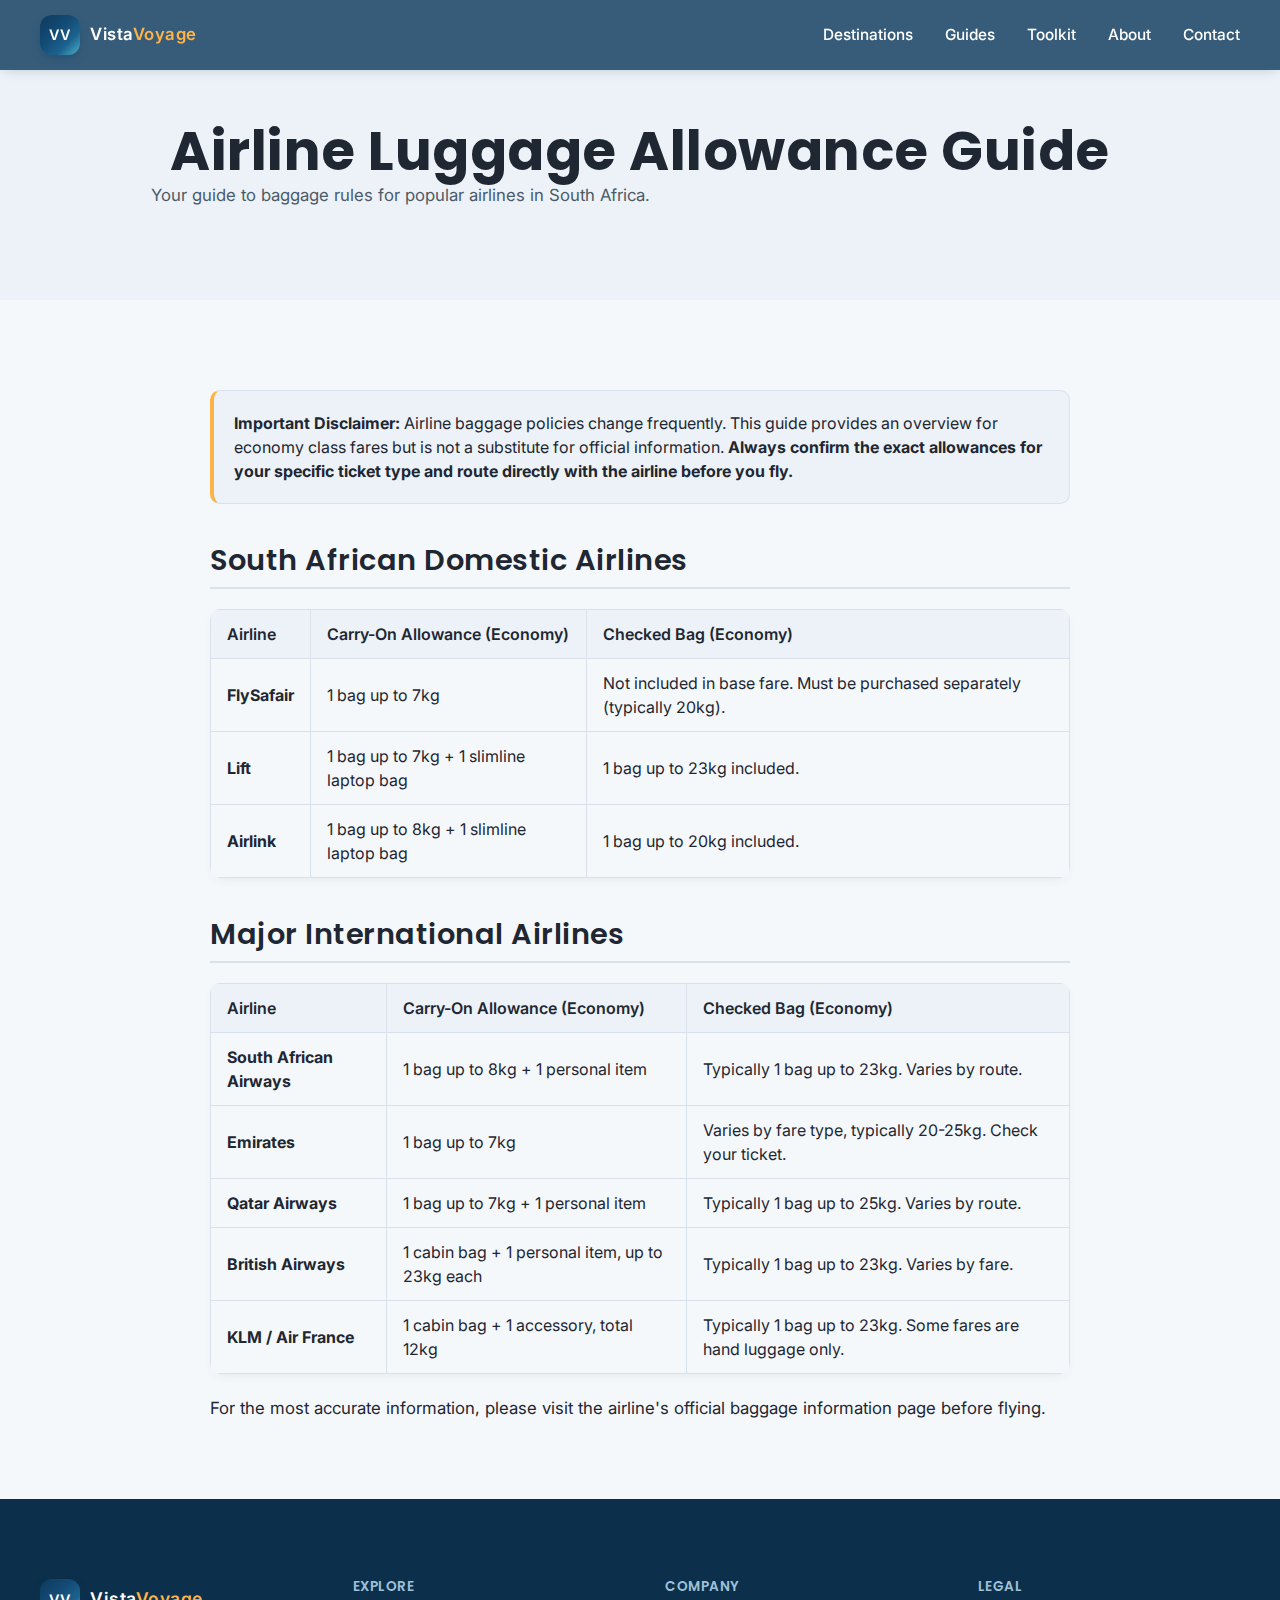
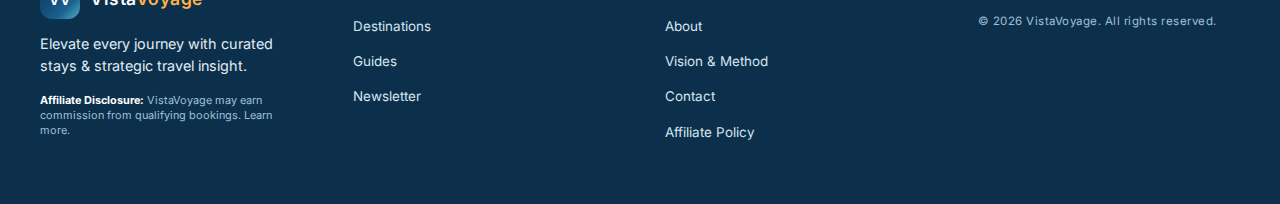
<file: luggage-allowance-guide.html>
<!DOCTYPE html>
<html lang="en-ZA">
<head>
    <meta charset="UTF-8">
    <title>Ultimate Airline Luggage Allowance Guide | VistaVoyage</title>
    <meta name="viewport" content="width=device-width,initial-scale=1">
    <meta name="description" content="A clear guide to carry-on and checked baggage allowances for major airlines flying to and from South Africa, including SAA, FlySafair, Emirates, and more.">
    <link rel="stylesheet" href="/assets/css/styles.css?v=1.5">
    <link rel="preconnect" href="https://fonts.googleapis.com" crossorigin>
    <link rel="preconnect" href="https://fonts.gstatic.com" crossorigin>
    <link href="https://fonts.googleapis.com/css2?family=Inter:wght@400;500;600&family=Poppins:wght@500;600;700&display=swap" rel="stylesheet">
    <style>
        .page-header { padding: 120px 0 60px; text-align: center; background: var(--bg-soft); }
        .page-content { padding: 60px 0; }
        .page-content .container { max-width: 900px; }
        .page-content h2 { margin: 40px 0 20px; font-size: 1.8rem; border-bottom: 2px solid var(--border); padding-bottom: 10px; }
        .page-content p, .page-content li { margin-bottom: 1em; line-height: 1.7; }
        .disclaimer-box { background: var(--bg-soft); border: 1px solid var(--border); border-left: 4px solid var(--accent); padding: 20px; margin: 30px 0; border-radius: var(--radius-md); }
        table { width: 100%; border-collapse: collapse; margin-top: 20px; box-shadow: 0 4px 14px -8px rgba(var(--shadow-color)/.18); border-radius: var(--radius-md); overflow: hidden; }
        th, td { border: 1px solid var(--border); padding: 12px 16px; text-align: left; }
        th { background-color: var(--bg-soft); font-weight: 600; }
        td a { color: var(--accent); font-weight: 500; }
    </style>
</head>
<body>
    <header class="site-header" data-header>
      <div class="container header-inner">
        <a href="/" class="brand" aria-label="VistaVoyage Home">
          <span class="brand-mark" aria-hidden="true">VV</span>
          <span class="brand-text">Vista<span class="accent">Voyage</span></span>
        </a>
        <nav class="primary-nav" aria-label="Primary">
          <ul>
            <li><a href="/#destinations">Destinations</a></li>
            <li><a href="/#blog">Guides</a></li>
            <li><a href="/toolkit.html">Toolkit</a></li>
            <li><a href="/about.html">About</a></li>
            <li><a href="/contact.html">Contact</a></li>
          </ul>
        </nav>
        <button class="nav-toggle" aria-expanded="false" aria-controls="mobileMenu" aria-label="Open menu">
          <span class="nav-toggle-bar"></span>
          <span class="nav-toggle-bar"></span>
          <span class="nav-toggle-bar"></span>
        </button>
      </div>
      <div class="mobile-nav" id="mobileMenu">
        <nav aria-label="Mobile">
          <ul>
            <li><a href="/#destinations">Destinations</a></li>
            <li><a href="/#blog">Guides</a></li>
            <li><a href="/toolkit.html">Toolkit</a></li>
            <li><a href="/about.html">About</a></li>
            <li><a href="/contact.html">Contact</a></li>
            <li><a href="/#newsletter">Newsletter</a></li>
          </ul>
        </nav>
      </div>
    </header>

    <main id="main">
        <section class="page-header">
            <div class="container">
                <h1>Airline Luggage Allowance Guide</h1>
                <p class="section-intro">Your guide to baggage rules for popular airlines in South Africa.</p>
            </div>
        </section>
        <section class="page-content section">
            <div class="container">
                <div class="disclaimer-box">
                    <strong>Important Disclaimer:</strong> Airline baggage policies change frequently. This guide provides an overview for economy class fares but is not a substitute for official information. <strong>Always confirm the exact allowances for your specific ticket type and route directly with the airline before you fly.</strong>
                </div>

                <h2>South African Domestic Airlines</h2>
                <table>
                    <thead>
                        <tr>
                            <th>Airline</th>
                            <th>Carry-On Allowance (Economy)</th>
                            <th>Checked Bag (Economy)</th>
                        </tr>
                    </thead>
                    <tbody>
                        <tr>
                            <td><strong>FlySafair</strong></td>
                            <td>1 bag up to 7kg</td>
                            <td>Not included in base fare. Must be purchased separately (typically 20kg).</td>
                        </tr>
                        <tr>
                            <td><strong>Lift</strong></td>
                            <td>1 bag up to 7kg + 1 slimline laptop bag</td>
                            <td>1 bag up to 23kg included.</td>
                        </tr>
                        <tr>
                            <td><strong>Airlink</strong></td>
                            <td>1 bag up to 8kg + 1 slimline laptop bag</td>
                            <td>1 bag up to 20kg included.</td>
                        </tr>
                    </tbody>
                </table>

                <h2>Major International Airlines</h2>
                <table>
                    <thead>
                        <tr>
                            <th>Airline</th>
                            <th>Carry-On Allowance (Economy)</th>
                            <th>Checked Bag (Economy)</th>
                        </tr>
                    </thead>
                    <tbody>
                        <tr>
                            <td><strong>South African Airways</strong></td>
                            <td>1 bag up to 8kg + 1 personal item</td>
                            <td>Typically 1 bag up to 23kg. Varies by route.</td>
                        </tr>
                        <tr>
                            <td><strong>Emirates</strong></td>
                            <td>1 bag up to 7kg</td>
                            <td>Varies by fare type, typically 20-25kg. Check your ticket.</td>
                        </tr>
                        <tr>
                            <td><strong>Qatar Airways</strong></td>
                            <td>1 bag up to 7kg + 1 personal item</td>
                            <td>Typically 1 bag up to 25kg. Varies by route.</td>
                        </tr>
                        <tr>
                            <td><strong>British Airways</strong></td>
                            <td>1 cabin bag + 1 personal item, up to 23kg each</td>
                            <td>Typically 1 bag up to 23kg. Varies by fare.</td>
                        </tr>
                         <tr>
                            <td><strong>KLM / Air France</strong></td>
                            <td>1 cabin bag + 1 accessory, total 12kg</td>
                            <td>Typically 1 bag up to 23kg. Some fares are hand luggage only.</td>
                        </tr>
                    </tbody>
                </table>
                 <p style="margin-top: 20px;">For the most accurate information, please visit the airline's official baggage information page before flying.</p>
            </div>
        </section>
    </main>

    <footer class="site-footer" id="footer" aria-labelledby="footerHeading">
      <div class="container footer-grid">
        <div class="footer-brand">
          <h2 class="visually-hidden" id="footerHeading">Footer</h2>
          <a href="/" class="brand footer-logo">
            <span class="brand-mark">VV</span>
            <span class="brand-text">Vista<span class="accent">Voyage</span></span>
          </a>
          <p class="footer-tagline">Elevate every journey with curated stays & strategic travel insight.</p>
          <p class="disclosure"><strong>Affiliate Disclosure:</strong> VistaVoyage may earn commission from qualifying bookings. <a href="/policy.html" style="color: inherit;">Learn more</a>.</p>
        </div>
        <nav class="footer-nav" aria-label="Explore">
          <h3 class="footer-title">Explore</h3>
          <ul>
            <li><a href="/#destinations">Destinations</a></li>
            <li><a href="/#blog">Guides</a></li>
            <li><a href="/#newsletter">Newsletter</a></li>
          </ul>
        </nav>
        <nav class="footer-nav" aria-label="Company">
          <h3 class="footer-title">Company</h3>
          <ul>
            <li><a href="/about.html">About</a></li>
            <li><a href="/#why">Vision & Method</a></li>
            <li><a href="/contact.html">Contact</a></li>
            <li><a href="/policy.html">Affiliate Policy</a></li>
          </ul>
        </nav>
        <div class="footer-legal">
          <h3 class="footer-title">Legal</h3>
          <p class="footer-copy">&copy; <span id="year"></span> VistaVoyage. All rights reserved.</p>
        </div>
      </div>
    </footer>

    <script>
      document.documentElement.classList.remove('no-js');
      const navToggle = document.querySelector('.nav-toggle');
      const mobileNav = document.getElementById('mobileMenu');

      // NEW & IMPROVED JAVASCRIPT
      navToggle.addEventListener('click', () => {
        const expanded = navToggle.getAttribute('aria-expanded') === 'true' || false;
        navToggle.setAttribute('aria-expanded', !expanded);
        document.body.classList.toggle('nav-open');
      });

      mobileNav.addEventListener('click', e => {
        if (e.target.tagName === 'A') {
          document.body.classList.remove('nav-open');
          navToggle.setAttribute('aria-expanded', 'false');
        }
      });
      document.getElementById('year').textContent = new Date().getFullYear();
      if (window.matchMedia('(prefers-reduced-motion: reduce)').matches) {
        document.documentElement.classList.add('reduced-motion');
      }
    </script>
</body>
</html>
</file>
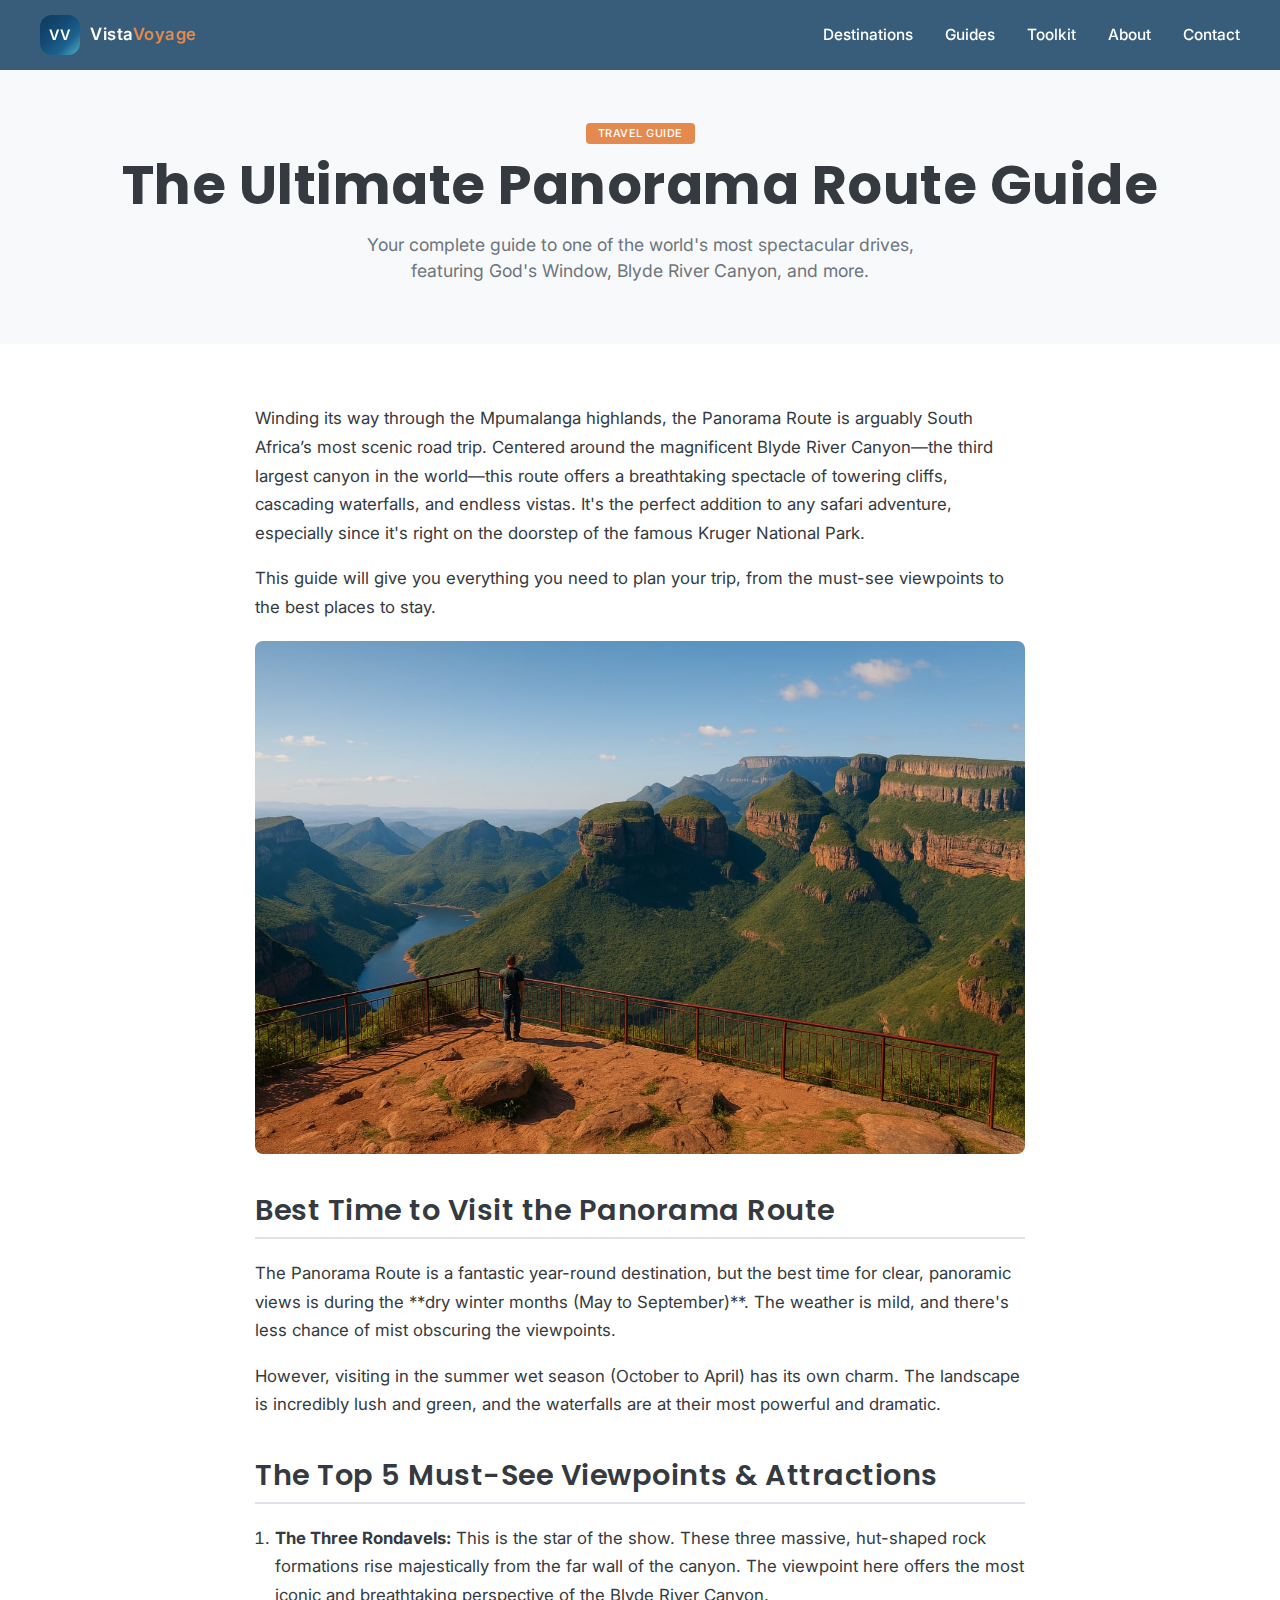
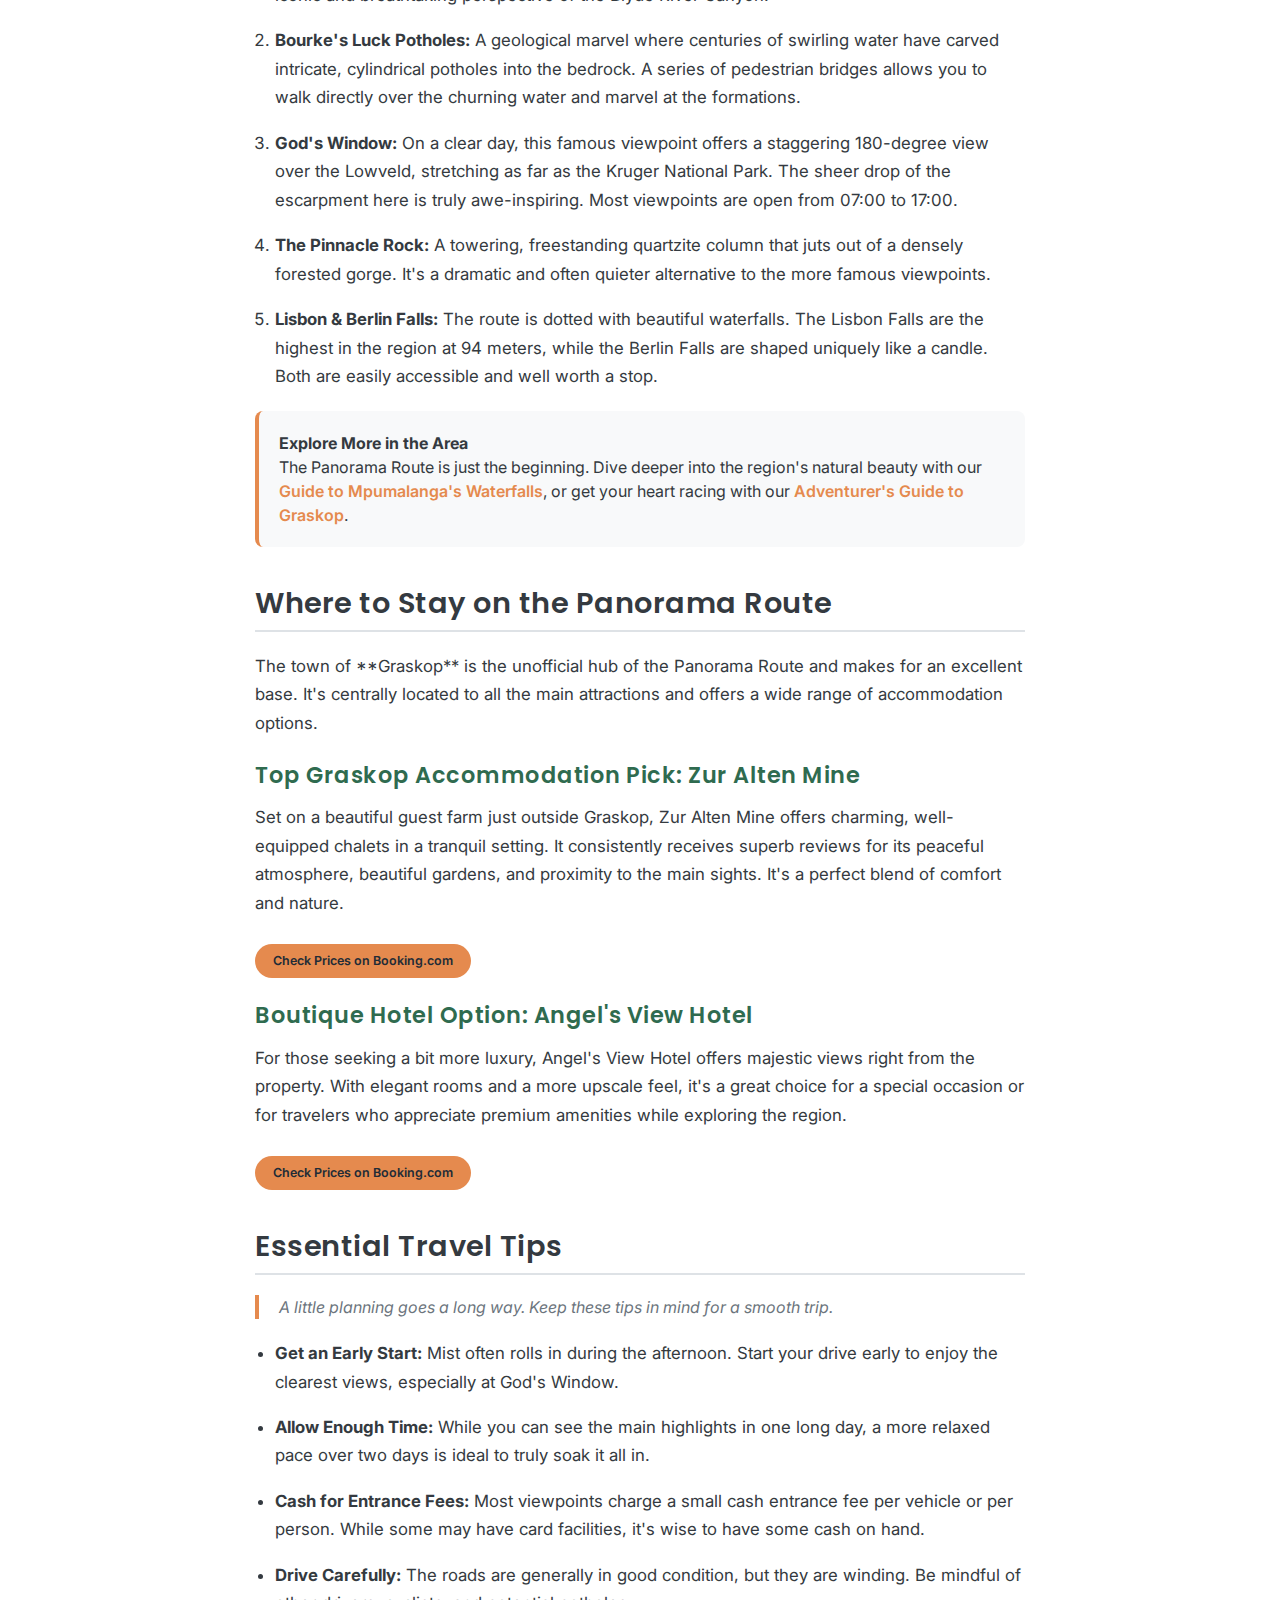
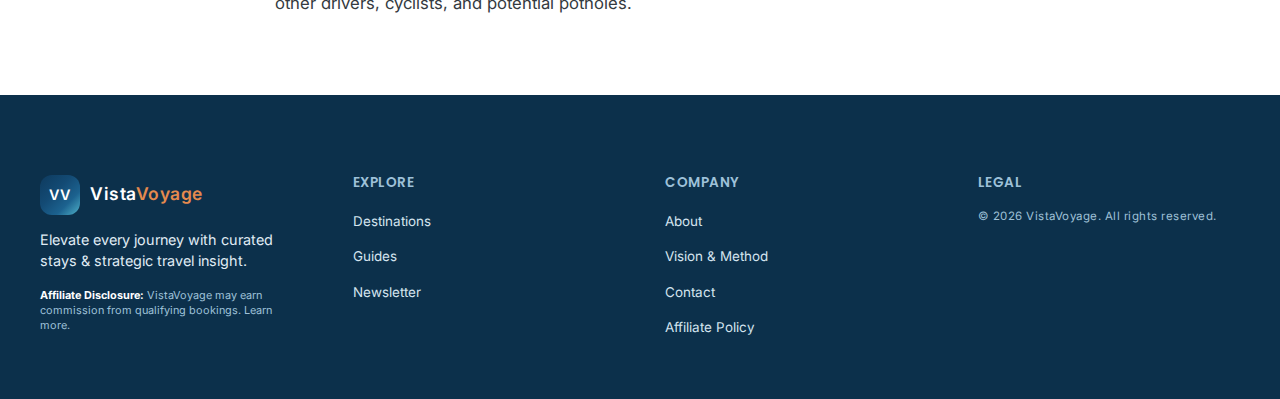
<file: panorama-route-guide.html>
<!DOCTYPE html>
<html lang="en-ZA">
<head>
    <meta charset="UTF-8">
    <title>The Ultimate Panorama Route Guide: God's Window, Blyde River Canyon & More | VistaVoyage</title>
    <meta name="viewport" content="width=device-width,initial-scale=1">
    <meta name="description" content="Your complete guide to driving the Panorama Route in South Africa. Discover the best viewpoints like God's Window, the Three Rondavels, and Bourke's Luck Potholes, plus tips on where to stay.">
    <meta name="keywords" content="Panorama Route travel guide, Blyde River Canyon, God's Window, Three Rondavels, Bourke's Luck Potholes, Graskop accommodation, Panorama Route itinerary">
    <link rel="stylesheet" href="/assets/css/styles.css?v=1.5">
    <link rel="preconnect" href="https://fonts.googleapis.com" crossorigin>
    <link rel="preconnect" href="https://fonts.gstatic.com" crossorigin>
    <link href="https://fonts.googleapis.com/css2?family=Inter:wght@400;500;600&family=Poppins:wght@500;600;700&display=swap" rel="stylesheet">
    <style>
        :root { --primary: #2F6B4F; --accent: #E58A4E; --bg: #FFFFFF; --bg-soft: #F8F9FA; --text: #343A40; --text-light: #6C757D; --border: #DEE2E6; --radius-sm: 4px; --radius-md: 8px; --shadow-color: 0deg 0% 0%; }
        body { font-family: 'Inter', sans-serif; color: var(--text); background-color: var(--bg); }
        .page-header { padding: 120px 0 60px; text-align: center; background: var(--bg-soft); }
        .page-content { padding: 60px 0; }
        .page-content .container { max-width: 800px; margin: 0 auto; padding: 0 15px; }
        .page-content h1, .page-content h2, .page-content h3 { font-family: 'Poppins', sans-serif; }
        .page-content h2 { margin: 40px 0 20px; font-size: 1.8rem; border-bottom: 2px solid var(--border); padding-bottom: 10px; }
        .page-content h3 { margin: 25px 0 15px; font-size: 1.4rem; color: var(--primary); }
        .page-content p, .page-content li { margin-bottom: 1em; line-height: 1.7; }
        .page-content ul { list-style: disc; padding-left: 20px; }
        .page-content ol { list-style: decimal; padding-left: 20px; }
        .page-content blockquote { border-left: 4px solid var(--accent); padding-left: 20px; margin: 20px 0; font-style: italic; color: var(--text-light); }
        .page-content .btn { margin-top: 10px; }
        .page-content img { width: 100%; height: auto; border-radius: var(--radius-md); margin: 20px 0; box-shadow: 0 4px 14px -8px rgba(var(--shadow-color)/.18); }
        .tip-box { background: var(--bg-soft); border-left: 4px solid var(--accent); padding: 20px; margin: 20px 0; border-radius: var(--radius-md); }
        .badge { display: inline-block; padding: 5px 12px; background-color: var(--accent); color: white; border-radius: var(--radius-sm); font-weight: 500; }
        .section-intro { max-width: 600px; margin: 15px auto 0; font-size: 1.1rem; color: var(--text-light); }
        .inline-link { color: var(--accent); text-decoration: none; font-weight: 600; }
        .inline-link:hover { text-decoration: underline; }
    </style>
</head>
<body>
    <header class="site-header" data-header>
      <div class="container header-inner">
        <a href="/" class="brand" aria-label="VistaVoyage Home">
          <span class="brand-mark" aria-hidden="true">VV</span>
          <span class="brand-text">Vista<span class="accent">Voyage</span></span>
        </a>
        <nav class="primary-nav" aria-label="Primary">
          <ul>
            <li><a href="/#destinations">Destinations</a></li>
            <li><a href="/#blog">Guides</a></li>
            <li><a href="/toolkit.html">Toolkit</a></li>
            <li><a href="/about.html">About</a></li>
            <li><a href="/contact.html">Contact</a></li>
          </ul>
        </nav>
        <button class="nav-toggle" aria-expanded="false" aria-controls="mobileMenu" aria-label="Open menu">
          <span class="nav-toggle-bar"></span>
          <span class="nav-toggle-bar"></span>
          <span class="nav-toggle-bar"></span>
        </button>
      </div>
      <div class="mobile-nav" id="mobileMenu">
        <nav aria-label="Mobile">
          <ul>
            <li><a href="/#destinations">Destinations</a></li>
            <li><a href="/#blog">Guides</a></li>
            <li><a href="/toolkit.html">Toolkit</a></li>
            <li><a href="/about.html">About</a></li>
            <li><a href="/contact.html">Contact</a></li>
            <li><a href="/#newsletter">Newsletter</a></li>
          </ul>
        </nav>
      </div>
    </header>

    <main id="main">
        <section class="page-header">
            <div class="container">
                <p class="badge">Travel Guide</p>
                <h1 style="margin-top:10px;">The Ultimate Panorama Route Guide</h1>
                <p class="section-intro">Your complete guide to one of the world's most spectacular drives, featuring God's Window, Blyde River Canyon, and more.</p>
            </div>
        </section>
        <section class="page-content">
            <div class="container">
                <p>Winding its way through the Mpumalanga highlands, the Panorama Route is arguably South Africa’s most scenic road trip. Centered around the magnificent Blyde River Canyon—the third largest canyon in the world—this route offers a breathtaking spectacle of towering cliffs, cascading waterfalls, and endless vistas. It's the perfect addition to any safari adventure, especially since it's right on the doorstep of the famous Kruger National Park.</p>
                <p>This guide will give you everything you need to plan your trip, from the must-see viewpoints to the best places to stay.</p>
                
                <img src="/assets/img/panorama-route-three-rondavels.jpg" alt="The iconic Three Rondavels viewpoint overlooking the Blyde River Canyon.">

                <h2>Best Time to Visit the Panorama Route</h2>
                <p>The Panorama Route is a fantastic year-round destination, but the best time for clear, panoramic views is during the **dry winter months (May to September)**. The weather is mild, and there's less chance of mist obscuring the viewpoints.</p>
                <p>However, visiting in the summer wet season (October to April) has its own charm. The landscape is incredibly lush and green, and the waterfalls are at their most powerful and dramatic.</p>

                <h2>The Top 5 Must-See Viewpoints & Attractions</h2>
                <ol>
                    <li><strong>The Three Rondavels:</strong> This is the star of the show. These three massive, hut-shaped rock formations rise majestically from the far wall of the canyon. The viewpoint here offers the most iconic and breathtaking perspective of the Blyde River Canyon.</li>
                    
                    <li><strong>Bourke's Luck Potholes:</strong> A geological marvel where centuries of swirling water have carved intricate, cylindrical potholes into the bedrock. A series of pedestrian bridges allows you to walk directly over the churning water and marvel at the formations.</li>

                    <li><strong>God's Window:</strong> On a clear day, this famous viewpoint offers a staggering 180-degree view over the Lowveld, stretching as far as the Kruger National Park. The sheer drop of the escarpment here is truly awe-inspiring. Most viewpoints are open from 07:00 to 17:00.</li>

                    <li><strong>The Pinnacle Rock:</strong> A towering, freestanding quartzite column that juts out of a densely forested gorge. It's a dramatic and often quieter alternative to the more famous viewpoints.</li>

                    <li><strong>Lisbon & Berlin Falls:</strong> The route is dotted with beautiful waterfalls. The Lisbon Falls are the highest in the region at 94 meters, while the Berlin Falls are shaped uniquely like a candle. Both are easily accessible and well worth a stop.</li>
                </ol>

                <div class="tip-box">
                    <strong>Explore More in the Area</strong><br>
                    The Panorama Route is just the beginning. Dive deeper into the region's natural beauty with our <a href="/waterfall-route-guide.html" class="inline-link">Guide to Mpumalanga's Waterfalls</a>, or get your heart racing with our <a href="/graskop-adventure-guide.html" class="inline-link">Adventurer's Guide to Graskop</a>.
                </div>

                <h2>Where to Stay on the Panorama Route</h2>
                <p>The town of **Graskop** is the unofficial hub of the Panorama Route and makes for an excellent base. It's centrally located to all the main attractions and offers a wide range of accommodation options.</p>
                
                <h3>Top Graskop Accommodation Pick: Zur Alten Mine</h3>
                <p>Set on a beautiful guest farm just outside Graskop, Zur Alten Mine offers charming, well-equipped chalets in a tranquil setting. It consistently receives superb reviews for its peaceful atmosphere, beautiful gardens, and proximity to the main sights. It's a perfect blend of comfort and nature.</p>
                <a href="#" class="btn btn--sm btn--accent" rel="nofollow sponsored" target="_blank">Check Prices on Booking.com</a>

                <h3>Boutique Hotel Option: Angel's View Hotel</h3>
                <p>For those seeking a bit more luxury, Angel's View Hotel offers majestic views right from the property. With elegant rooms and a more upscale feel, it's a great choice for a special occasion or for travelers who appreciate premium amenities while exploring the region.</p>
                <a href="#" class="btn btn--sm btn--accent" rel="nofollow sponsored" target="_blank">Check Prices on Booking.com</a>

                <h2>Essential Travel Tips</h2>
                <blockquote>A little planning goes a long way. Keep these tips in mind for a smooth trip.</blockquote>
                <ul>
                    <li><strong>Get an Early Start:</strong> Mist often rolls in during the afternoon. Start your drive early to enjoy the clearest views, especially at God's Window.</li>
                    <li><strong>Allow Enough Time:</strong> While you can see the main highlights in one long day, a more relaxed pace over two days is ideal to truly soak it all in.</li>
                    <li><strong>Cash for Entrance Fees:</strong> Most viewpoints charge a small cash entrance fee per vehicle or per person. While some may have card facilities, it's wise to have some cash on hand.</li>
                    <li><strong>Drive Carefully:</strong> The roads are generally in good condition, but they are winding. Be mindful of other drivers, cyclists, and potential potholes.</li>
                </ul>

            </div>
        </section>
    </main>

    <footer class="site-footer" id="footer" aria-labelledby="footerHeading">
      <div class="container footer-grid">
        <div class="footer-brand">
          <h2 class="visually-hidden" id="footerHeading">Footer</h2>
          <a href="/" class="brand footer-logo">
            <span class="brand-mark">VV</span>
            <span class="brand-text">Vista<span class="accent">Voyage</span></span>
          </a>
          <p class="footer-tagline">Elevate every journey with curated stays & strategic travel insight.</p>
          <p class="disclosure"><strong>Affiliate Disclosure:</strong> VistaVoyage may earn commission from qualifying bookings. <a href="/policy.html" style="color: inherit;">Learn more</a>.</p>
        </div>
        <nav class="footer-nav" aria-label="Explore">
          <h3 class="footer-title">Explore</h3>
          <ul>
            <li><a href="/#destinations">Destinations</a></li>
            <li><a href="/#blog">Guides</a></li>
            <li><a href="/#newsletter">Newsletter</a></li>
          </ul>
        </nav>
        <nav class="footer-nav" aria-label="Company">
          <h3 class="footer-title">Company</h3>
          <ul>
            <li><a href="/about.html">About</a></li>
            <li><a href="/#why">Vision & Method</a></li>
            <li><a href="/contact.html">Contact</a></li>
            <li><a href="/policy.html">Affiliate Policy</a></li>
          </ul>
        </nav>
        <div class="footer-legal">
          <h3 class="footer-title">Legal</h3>
          <p class="footer-copy">&copy; <span id="year"></span> VistaVoyage. All rights reserved.</p>
        </div>
      </div>
    </footer>

    <script>
      document.addEventListener('DOMContentLoaded', () => {
        const navToggle = document.querySelector('.nav-toggle');
        const mobileNav = document.getElementById('mobileMenu');
        if (navToggle) {
          navToggle.addEventListener('click', () => {
            const expanded = navToggle.getAttribute('aria-expanded') === 'true' || false;
            navToggle.setAttribute('aria-expanded', !expanded);
            document.body.classList.toggle('nav-open');
          });
        }
        if (mobileNav) {
            mobileNav.addEventListener('click', e => {
                if (e.target.tagName === 'A') {
                    document.body.classList.remove('nav-open');
                    navToggle.setAttribute('aria-expanded', 'false');
                }
            });
        }
        const yearSpan = document.getElementById('year');
        if (yearSpan) {
            yearSpan.textContent = new Date().getFullYear();
        }
      });
    </script>
</body>
</html>
</file>
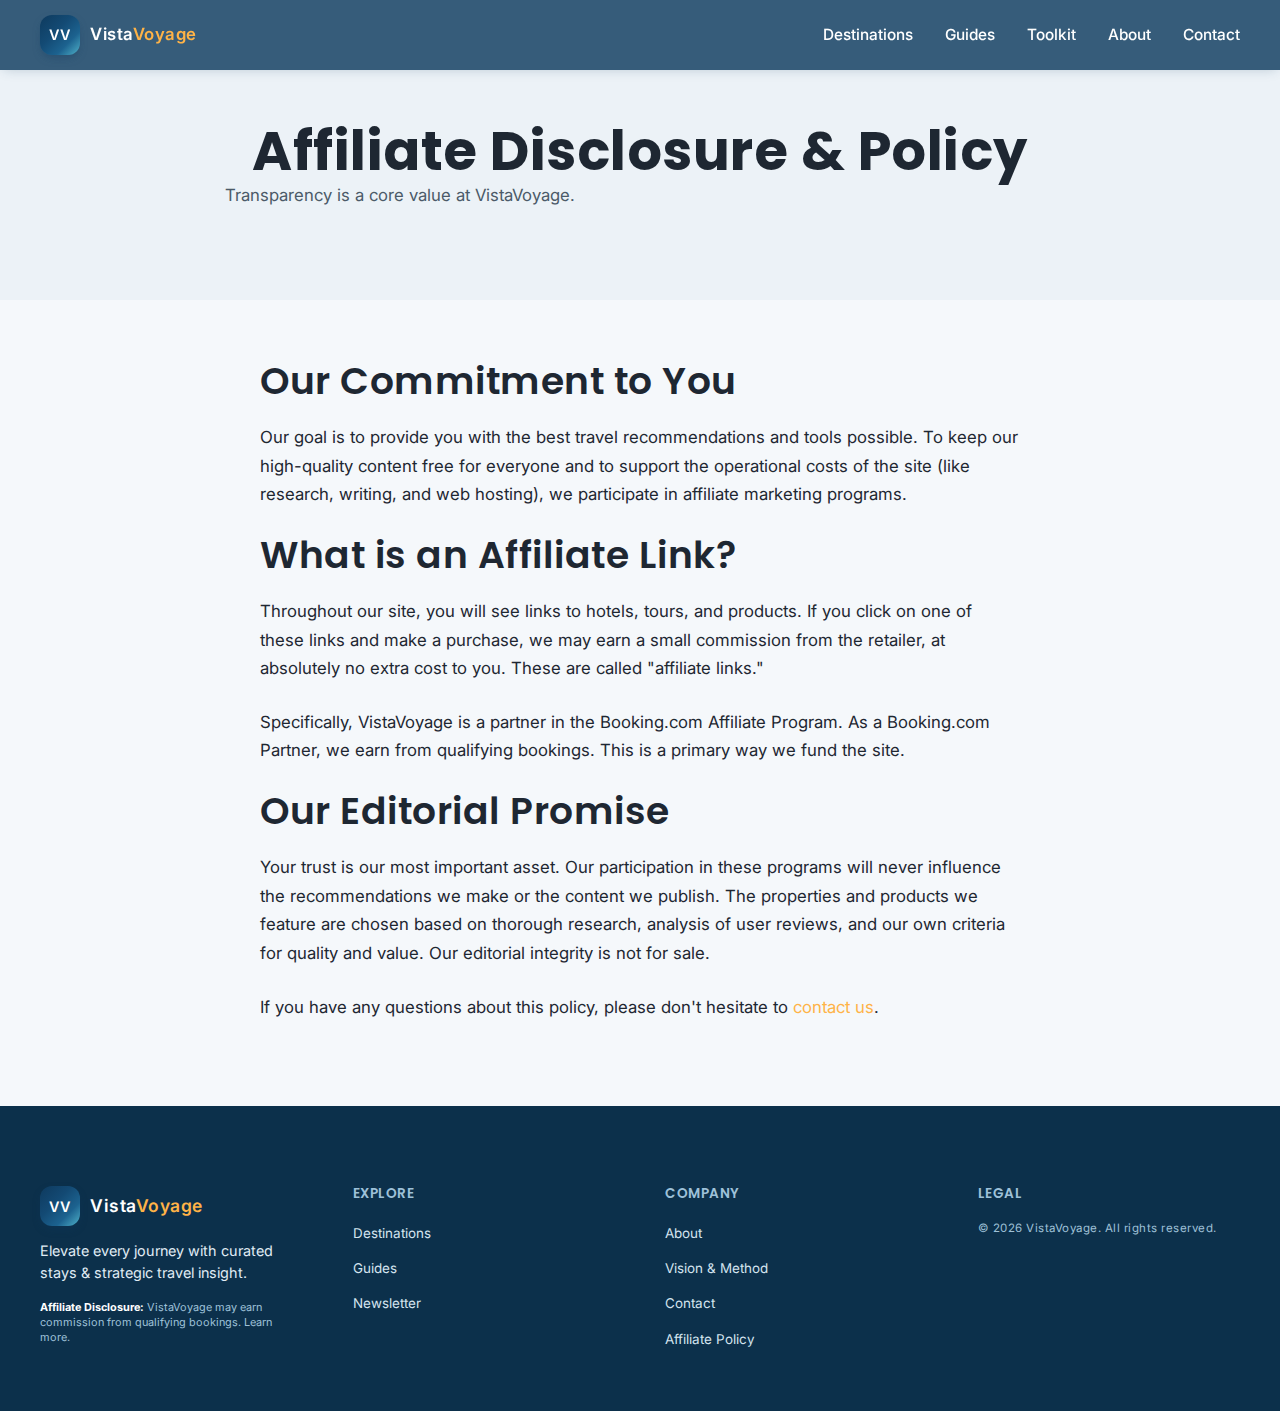
<file: policy.html>
<!DOCTYPE html>
<html lang="en-ZA">
<head>
    <meta charset="UTF-8">
    <title>Affiliate Policy | VistaVoyage</title>
    <meta name="viewport" content="width=device-width,initial-scale=1">
    <link rel="stylesheet" href="/assets/css/styles.css?v=1.5">
    <link rel="preconnect" href="https://fonts.googleapis.com" crossorigin>
    <link rel="preconnect" href="https://fonts.gstatic.com" crossorigin>
    <link href="https://fonts.googleapis.com/css2?family=Inter:wght@400;500;600&family=Poppins:wght@500;600;700&display=swap" rel="stylesheet">
    <style>
        .page-header { padding: 120px 0 60px; text-align: center; background: var(--bg-soft); }
        .page-content { padding: 60px 0; }
        .page-content .container { max-width: 800px; }
        .page-content h2 { margin-bottom: 20px; }
        .page-content p { margin-bottom: 1.5em; line-height: 1.7; }
    </style>
</head>
<body>
    <header class="site-header" data-header>
      <div class="container header-inner">
        <a href="/" class="brand" aria-label="VistaVoyage Home">
          <span class="brand-mark" aria-hidden="true">VV</span>
          <span class="brand-text">Vista<span class="accent">Voyage</span></span>
        </a>
        <nav class="primary-nav" aria-label="Primary">
          <ul>
            <li><a href="/#destinations">Destinations</a></li>
            <li><a href="/#blog">Guides</a></li>
            <li><a href="/toolkit.html">Toolkit</a></li>
            <li><a href="/about.html">About</a></li>
            <li><a href="/contact.html">Contact</a></li>
          </ul>
        </nav>
        <button class="nav-toggle" aria-expanded="false" aria-controls="mobileMenu" aria-label="Open menu">
          <span class="nav-toggle-bar"></span>
          <span class="nav-toggle-bar"></span>
          <span class="nav-toggle-bar"></span>
        </button>
      </div>
      <div class="mobile-nav" id="mobileMenu">
        <nav aria-label="Mobile">
          <ul>
            <li><a href="/#destinations">Destinations</a></li>
            <li><a href="/#blog">Guides</a></li>
            <li><a href="/toolkit.html">Toolkit</a></li>
            <li><a href="/about.html">About</a></li>
            <li><a href="/contact.html">Contact</a></li>
            <li><a href="/#newsletter">Newsletter</a></li>
          </ul>
        </nav>
      </div>
    </header>

    <main id="main">
        <section class="page-header">
            <div class="container">
                <h1>Affiliate Disclosure & Policy</h1>
                <p class="section-intro">Transparency is a core value at VistaVoyage.</p>
            </div>
        </section>
        <section class="page-content">
            <div class="container">
                <h2>Our Commitment to You</h2>
                <p>Our goal is to provide you with the best travel recommendations and tools possible. To keep our high-quality content free for everyone and to support the operational costs of the site (like research, writing, and web hosting), we participate in affiliate marketing programs.</p>
                
                <h2>What is an Affiliate Link?</h2>
                <p>Throughout our site, you will see links to hotels, tours, and products. If you click on one of these links and make a purchase, we may earn a small commission from the retailer, at absolutely no extra cost to you. These are called "affiliate links."</p>
                <p>Specifically, VistaVoyage is a partner in the Booking.com Affiliate Program. As a Booking.com Partner, we earn from qualifying bookings. This is a primary way we fund the site.</p>

                <h2>Our Editorial Promise</h2>
                <p>Your trust is our most important asset. Our participation in these programs will never influence the recommendations we make or the content we publish. The properties and products we feature are chosen based on thorough research, analysis of user reviews, and our own criteria for quality and value. Our editorial integrity is not for sale.</p>
                <p>If you have any questions about this policy, please don't hesitate to <a href="/contact.html" class="inline-link">contact us</a>.</p>
            </div>
        </section>
    </main>

    <footer class="site-footer" id="footer" aria-labelledby="footerHeading">
      <div class="container footer-grid">
        <div class="footer-brand">
          <h2 class="visually-hidden" id="footerHeading">Footer</h2>
          <a href="/" class="brand footer-logo">
            <span class="brand-mark">VV</span>
            <span class="brand-text">Vista<span class="accent">Voyage</span></span>
          </a>
          <p class="footer-tagline">Elevate every journey with curated stays & strategic travel insight.</p>
          <p class="disclosure"><strong>Affiliate Disclosure:</strong> VistaVoyage may earn commission from qualifying bookings. <a href="/policy.html" style="color: inherit;">Learn more</a>.</p>
        </div>
        <nav class="footer-nav" aria-label="Explore">
          <h3 class="footer-title">Explore</h3>
          <ul>
            <li><a href="/#destinations">Destinations</a></li>
            <li><a href="/#blog">Guides</a></li>
            <li><a href="/#newsletter">Newsletter</a></li>
          </ul>
        </nav>
        <nav class="footer-nav" aria-label="Company">
          <h3 class="footer-title">Company</h3>
          <ul>
            <li><a href="/about.html">About</a></li>
            <li><a href="/#why">Vision & Method</a></li>
            <li><a href="/contact.html">Contact</a></li>
            <li><a href="/policy.html">Affiliate Policy</a></li>
          </ul>
        </nav>
        <div class="footer-legal">
          <h3 class="footer-title">Legal</h3>
          <p class="footer-copy">&copy; <span id="year"></span> VistaVoyage. All rights reserved.</p>
        </div>
      </div>
    </footer>

    <script>
      document.documentElement.classList.remove('no-js');
      const navToggle = document.querySelector('.nav-toggle');
      const mobileNav = document.getElementById('mobileMenu');

      // NEW & IMPROVED JAVASCRIPT
      navToggle.addEventListener('click', () => {
        const expanded = navToggle.getAttribute('aria-expanded') === 'true' || false;
        navToggle.setAttribute('aria-expanded', !expanded);
        document.body.classList.toggle('nav-open');
      });

      mobileNav.addEventListener('click', e => {
        if (e.target.tagName === 'A') {
          document.body.classList.remove('nav-open');
          navToggle.setAttribute('aria-expanded', 'false');
        }
      });
      document.getElementById('year').textContent = new Date().getFullYear();
      if (window.matchMedia('(prefers-reduced-motion: reduce)').matches) {
        document.documentElement.classList.add('reduced-motion');
      }
    </script>
</body>
</html>
</file>
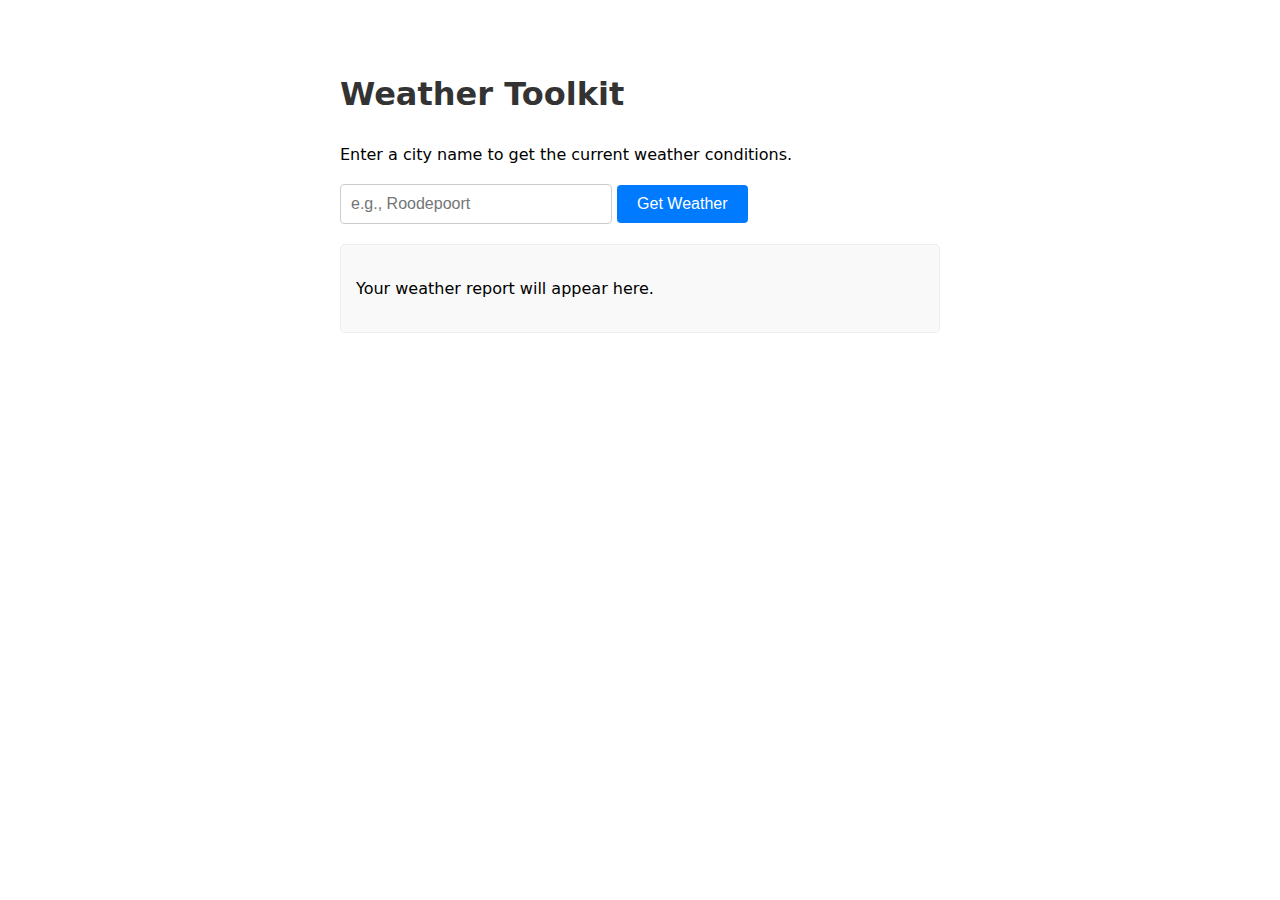
<file: toolkit.html>
<!DOCTYPE html>
<html lang="en">
<head>
    <meta charset="UTF-8">
    <meta name="viewport" content="width=device-width, initial-scale=1.0">
    <title>Weather Toolkit - VistaVoyage</title>
    <style>
        body { font-family: system-ui, -apple-system, BlinkMacSystemFont, 'Segoe UI', Roboto, Oxygen, Ubuntu, Cantarell, 'Open Sans', 'Helvetica Neue', sans-serif; max-width: 600px; margin: 2rem auto; padding: 1rem; line-height: 1.6; }
        h1 { color: #333; }
        input { padding: 10px; font-size: 1rem; border: 1px solid #ccc; border-radius: 4px; width: 250px; }
        button { padding: 10px 20px; font-size: 1rem; color: #fff; background-color: #007bff; border: none; border-radius: 4px; cursor: pointer; }
        button:hover { background-color: #0056b3; }
        #weatherResult { margin-top: 20px; padding: 15px; background-color: #f9f9f9; border: 1px solid #eee; border-radius: 5px; }
        #weatherResult h3 { margin-top: 0; }
        #weatherResult img { vertical-align: middle; margin-right: 10px; }
    </style>
</head>
<body>

    <h1>Weather Toolkit</h1>
    <p>Enter a city name to get the current weather conditions.</p>

    <form id="weatherForm">
        <input type="text" id="cityInput" placeholder="e.g., Roodepoort" required>
        <button type="submit">Get Weather</button>
    </form>

    <div id="weatherResult">
        <p>Your weather report will appear here.</p>
    </div>

    <script>
        const form = document.getElementById('weatherForm');
        const cityInput = document.getElementById('cityInput');
        const weatherResultDiv = document.getElementById('weatherResult');

        form.addEventListener('submit', async (event) => {
            event.preventDefault();
            const city = cityInput.value;
            weatherResultDiv.innerHTML = `<p>Fetching weather for ${city}...</p>`;

            try {
                const response = await fetch(`/api/get-weather?city=${city}`);
                const data = await response.json();

                if (!response.ok) {
                    throw new Error(data.error || `HTTP error! status: ${response.status}`);
                }

                if (data.error) {
                  weatherResultDiv.innerHTML = `<p>Error: ${data.error.message}</p>`;
                } else {
                  const location = data.location.name;
                  const country = data.location.country;
                  const temp = data.current.temp_c;
                  const condition = data.current.condition.text;
                  const icon = `https:${data.current.condition.icon}`;
                  
                  weatherResultDiv.innerHTML = `
                      <h3>Weather in ${location}, ${country}</h3>
                      <p style="font-size: 1.2rem; display: flex; align-items: center;">
                        <img src="${icon}" alt="${condition}">
                        <span><strong>${temp}°C, ${condition}</strong></span>
                      </p>
                  `;
                }
            } catch (error) {
                console.error('Fetch error:', error);
                weatherResultDiv.innerHTML = `<p>Sorry, something went wrong. Could not fetch weather data. Please check the city name and try again.</p>`;
            }
        });
    </script>

</body>
</html>
</file>
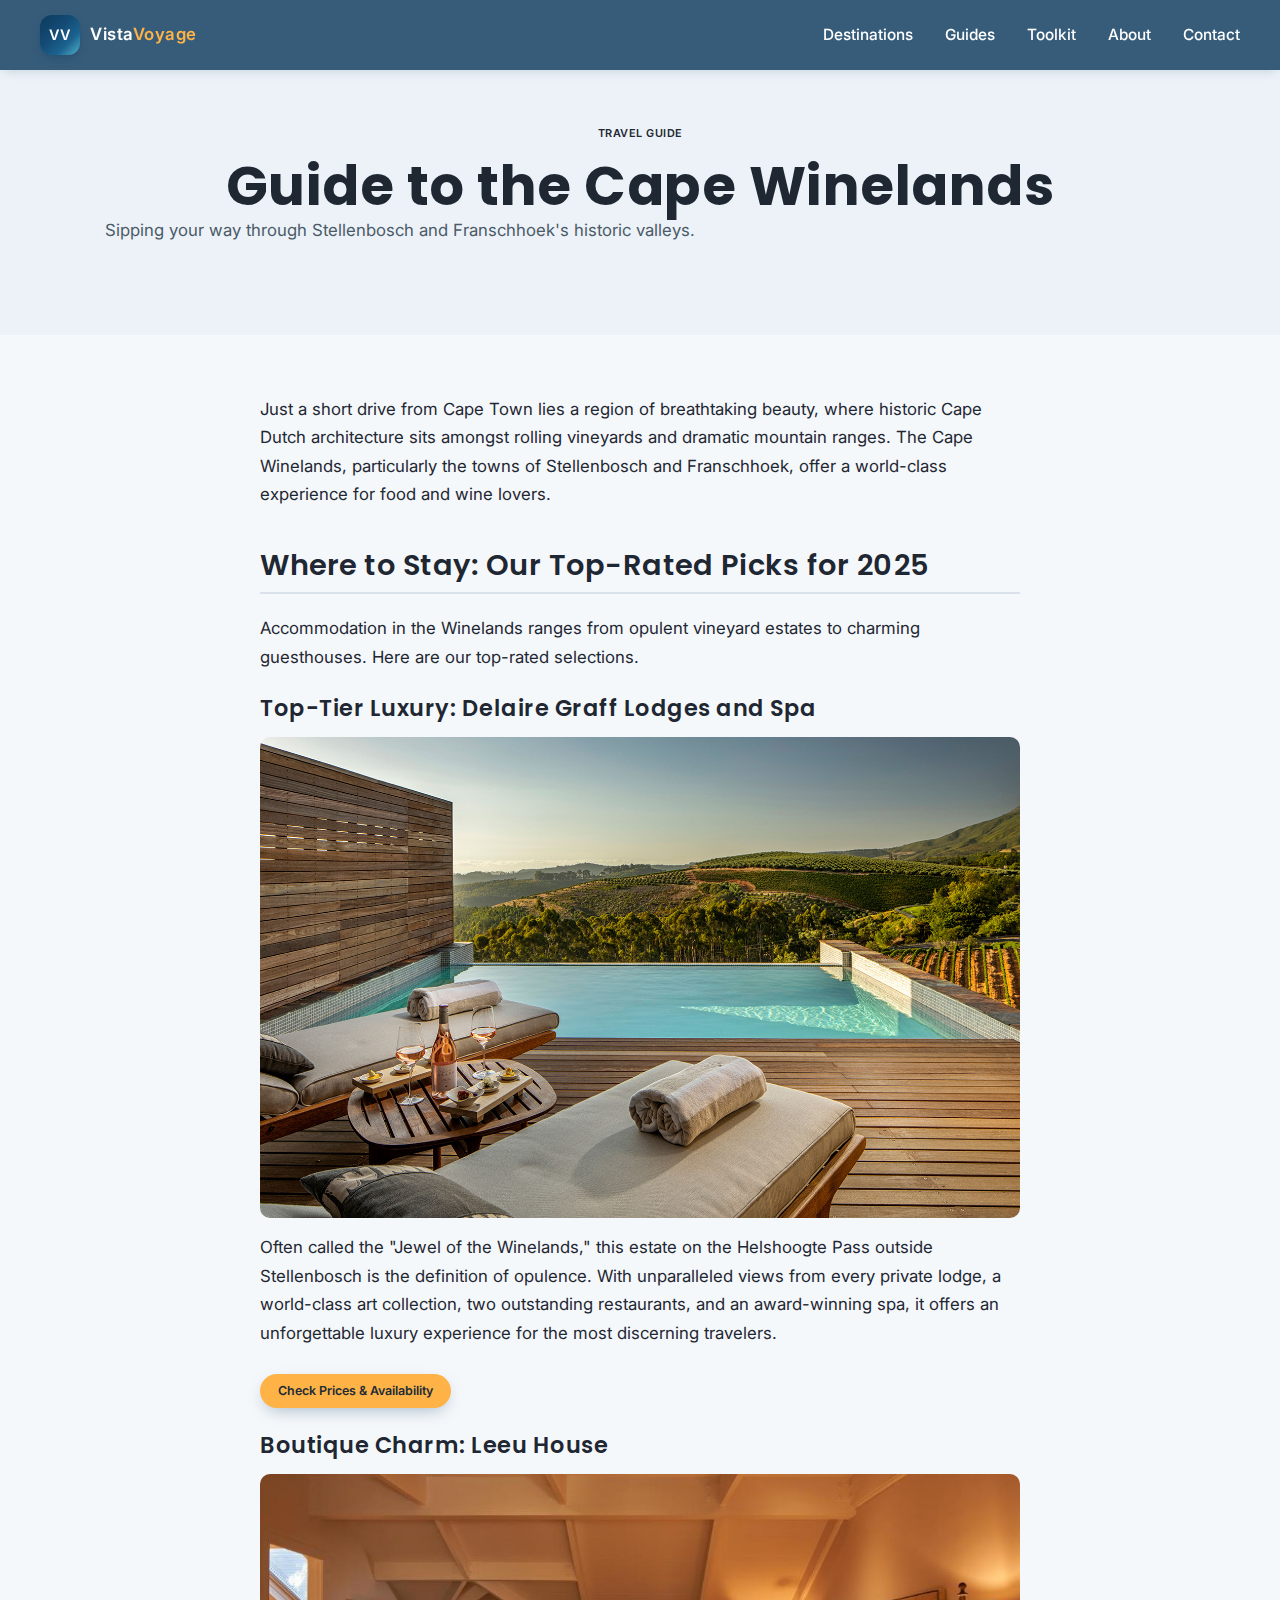
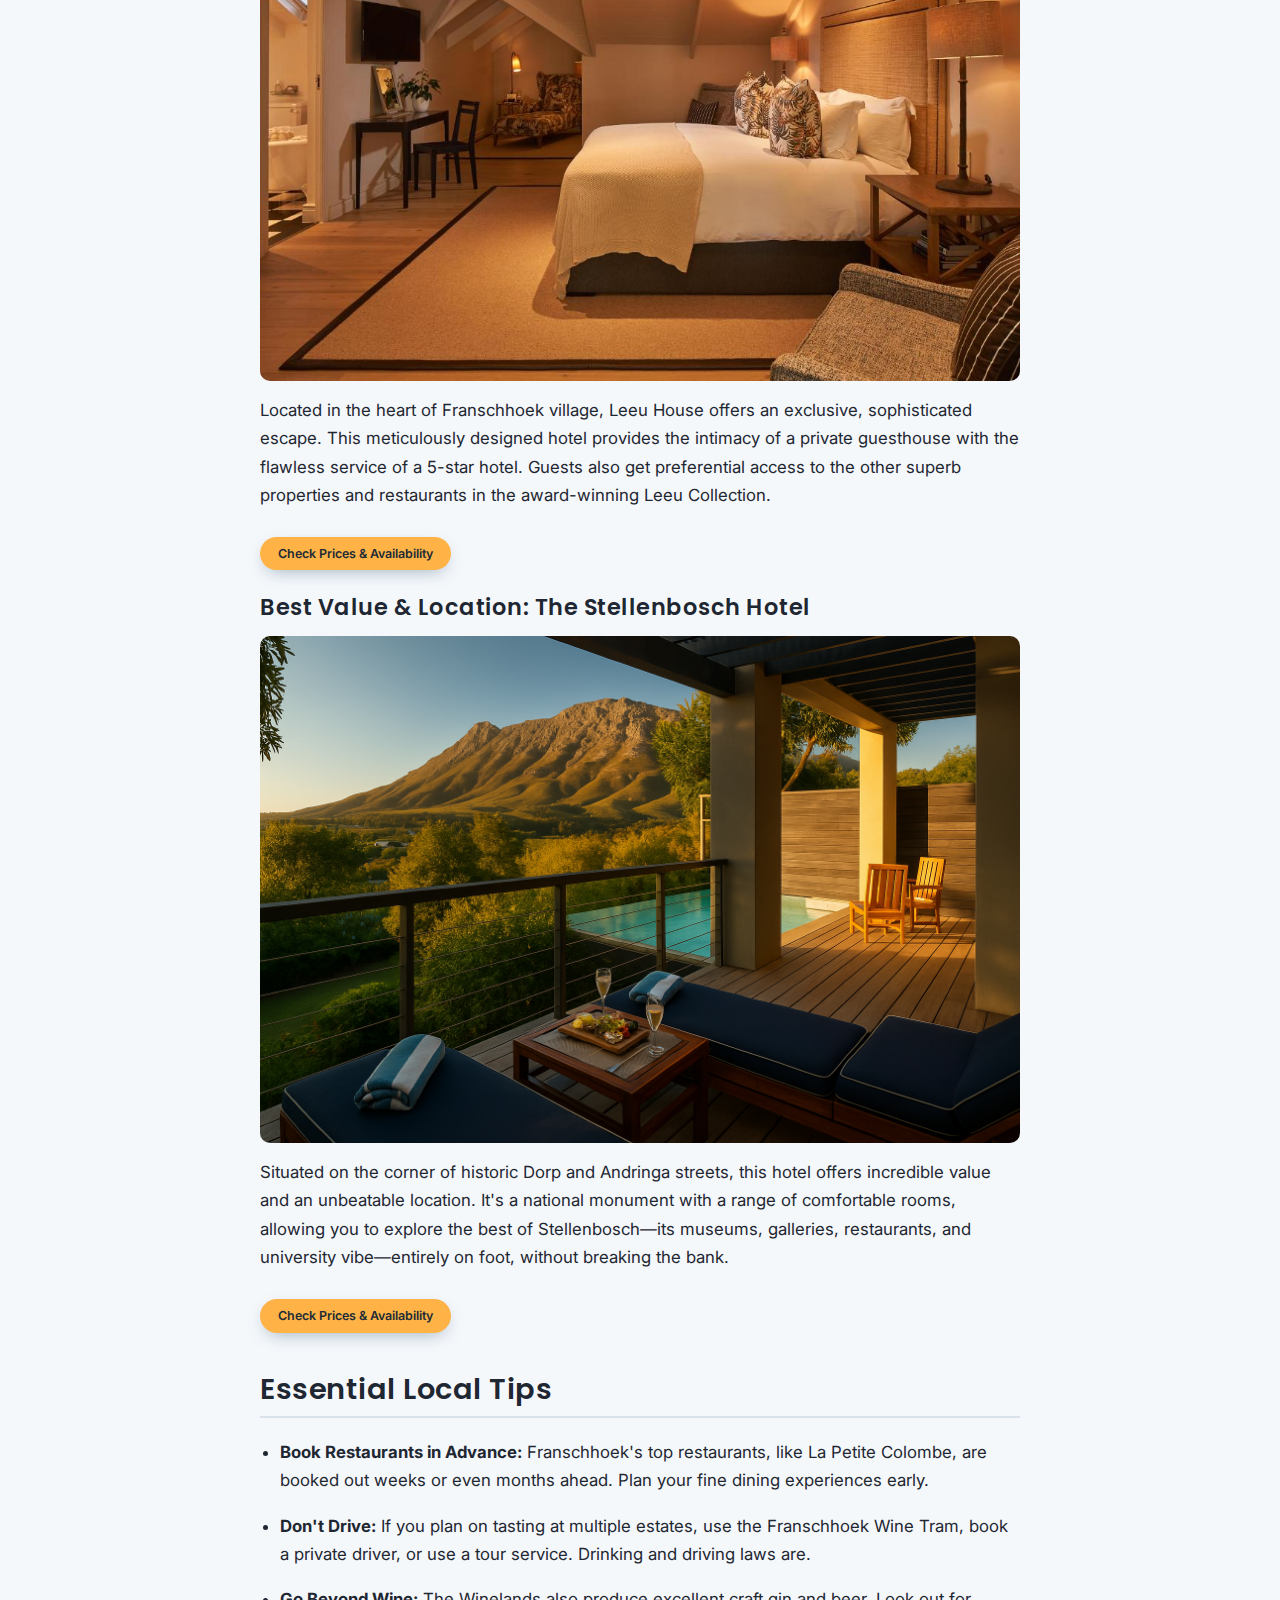
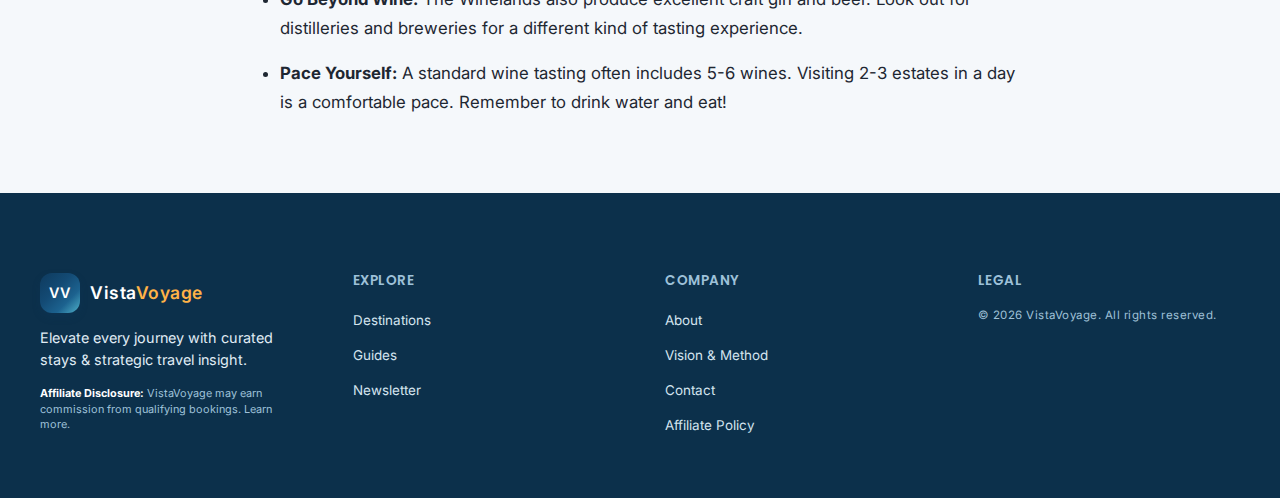
<file: winelands-guide.html>
<!DOCTYPE html>
<html lang="en-ZA">
<head>
    <meta charset="UTF-8">
    <title>Guide to the Cape Winelands: Stellenbosch & Franschhoek | VistaVoyage</title>
    <meta name="viewport" content="width=device-width,initial-scale=1">
    <meta name="description" content="Explore South Africa's premier wine region. Our guide covers the best wine estates, top restaurants, and curated places to stay with pictures in Stellenbosch and Franschhoek.">
    <link rel="stylesheet" href="/assets/css/styles.css?v=1.5">
    <link rel="preconnect" href="https://fonts.googleapis.com" crossorigin>
    <link rel="preconnect" href="https://gstatic.com" crossorigin>
    <link href="https://fonts.googleapis.com/css2?family=Inter:wght@400;500;600&family=Poppins:wght@500;600;700&display=swap" rel="stylesheet">
    <style>
        .page-header { padding: 120px 0 60px; text-align: center; background: var(--bg-soft); }
        .page-content { padding: 60px 0; }
        .page-content .container { max-width: 800px; }
        .page-content h2 { margin: 40px 0 20px; font-size: 1.8rem; border-bottom: 2px solid var(--border); padding-bottom: 10px; }
        .page-content h3 { margin: 25px 0 15px; font-size: 1.4rem; }
        .page-content p, .page-content li { margin-bottom: 1em; line-height: 1.7; }
        .page-content ul { list-style: disc; padding-left: 20px; }
        .page-content ol { list-style: decimal; padding-left: 20px; }
        .page-content blockquote { border-left: 4px solid var(--accent); padding-left: 20px; margin: 20px 0; font-style: italic; color: var(--text-light); }
        .page-content .btn { margin-top: 10px; }
        .accommodation-item img { width: 100%; height: auto; border-radius: var(--radius-md); margin-bottom: 15px; }
    </style>
</head>
<body>
    <header class="site-header" data-header>
        <div class="container header-inner">
          <a href="/" class="brand" aria-label="VistaVoyage Home">
            <span class="brand-mark" aria-hidden="true">VV</span>
            <span class="brand-text">Vista<span class="accent">Voyage</span></span>
          </a>
          <nav class="primary-nav" aria-label="Primary">
            <ul>
                <li><a href="/#destinations">Destinations</a></li>
                <li><a href="/#blog">Guides</a></li>
                <li><a href="/toolkit.html">Toolkit</a></li>
                <li><a href="/about.html">About</a></li>
                <li><a href="/contact.html">Contact</a></li>
            </ul>
          </nav>
          <button class="nav-toggle" aria-expanded="false" aria-controls="mobileMenu" aria-label="Open menu">
            <span class="nav-toggle-bar"></span>
            <span class="nav-toggle-bar"></span>
            <span class="nav-toggle-bar"></span>
          </button>
        </div>
        <div class="mobile-nav" id="mobileMenu">
          <nav aria-label="Mobile">
            <ul>
                <li><a href="/#destinations">Destinations</a></li>
                <li><a href="/#blog">Guides</a></li>
                <li><a href="/toolkit.html">Toolkit</a></li>
                <li><a href="/about.html">About</a></li>
                <li><a href="/contact.html">Contact</a></li>
                <li><a href="/#newsletter">Newsletter</a></li>
            </ul>
          </nav>
        </div>
    </header>

    <main id="main">
        <section class="page-header">
            <div class="container">
                <p class="badge subtle">Travel Guide</p>
                <h1 style="margin-top:10px;">Guide to the Cape Winelands</h1>
                <p class="section-intro">Sipping your way through Stellenbosch and Franschhoek's historic valleys.</p>
            </div>
        </section>
        <section class="page-content">
            <div class="container">
                <p>Just a short drive from Cape Town lies a region of breathtaking beauty, where historic Cape Dutch architecture sits amongst rolling vineyards and dramatic mountain ranges. The Cape Winelands, particularly the towns of Stellenbosch and Franschhoek, offer a world-class experience for food and wine lovers.</p>

                <h2>Where to Stay: Our Top-Rated Picks for 2025</h2>
                <p>Accommodation in the Winelands ranges from opulent vineyard estates to charming guesthouses. Here are our top-rated selections.</p>
                
                <div class="accommodation-item">
                    <h3>Top-Tier Luxury: Delaire Graff Lodges and Spa</h3>
                    <img src="/assets/img/winelands-delaire-graff.jpg" alt="Private plunge pool on a wooden deck overlooking the vineyards at Delaire Graff Estate.">
                    <p>Often called the "Jewel of the Winelands," this estate on the Helshoogte Pass outside Stellenbosch is the definition of opulence. With unparalleled views from every private lodge, a world-class art collection, two outstanding restaurants, and an award-winning spa, it offers an unforgettable luxury experience for the most discerning travelers.</p>
                    <a href="https://www.booking.com/hotel/za/delaire-graff-lodges-and-spa.en-gb.html" class="btn btn--sm btn--accent" rel="nofollow sponsored" target="_blank">Check Prices & Availability</a>
                </div>

                <div class="accommodation-item">
                    <h3>Boutique Charm: Leeu House</h3>
                    <img src="/assets/img/winelands-leeu-house.jpg" alt="Elegant hotel bedroom suite with comfortable bed and seating area at Leeu House.">
                    <p>Located in the heart of Franschhoek village, Leeu House offers an exclusive, sophisticated escape. This meticulously designed hotel provides the intimacy of a private guesthouse with the flawless service of a 5-star hotel. Guests also get preferential access to the other superb properties and restaurants in the award-winning Leeu Collection.</p>
                    <a href="https://www.booking.com/hotel/za/leeu-house.en-gb.html" class="btn btn--sm btn--accent" rel="nofollow sponsored" target="_blank">Check Prices & Availability</a>
                </div>

                <div class="accommodation-item">
                    <h3>Best Value & Location: The Stellenbosch Hotel</h3>
                    <img src="/assets/img/winelands-stellenbosch-hotel.png" alt="Hotel balcony with loungers overlooking a pool and mountains in Stellenbosch.">
                    <p>Situated on the corner of historic Dorp and Andringa streets, this hotel offers incredible value and an unbeatable location. It's a national monument with a range of comfortable rooms, allowing you to explore the best of Stellenbosch—its museums, galleries, restaurants, and university vibe—entirely on foot, without breaking the bank.</p>
                    <a href="https://www.booking.com/hotel/za/the-stellenbosch.en-gb.html" class="btn btn--sm btn--accent" rel="nofollow sponsored" target="_blank">Check Prices & Availability</a>
                </div>
                
                <h2>Essential Local Tips</h2>
                <ul>
                    <li><strong>Book Restaurants in Advance:</strong> Franschhoek's top restaurants, like La Petite Colombe, are booked out weeks or even months ahead. Plan your fine dining experiences early.</li>
                    <li><strong>Don't Drive:</strong> If you plan on tasting at multiple estates, use the Franschhoek Wine Tram, book a private driver, or use a tour service. Drinking and driving laws are.</li>
                    <li><strong>Go Beyond Wine:</strong> The Winelands also produce excellent craft gin and beer. Look out for distilleries and breweries for a different kind of tasting experience.</li>
                    <li><strong>Pace Yourself:</strong> A standard wine tasting often includes 5-6 wines. Visiting 2-3 estates in a day is a comfortable pace. Remember to drink water and eat!</li>
                </ul>
            </div>
        </section>
    </main>

    <footer class="site-footer" id="footer" aria-labelledby="footerHeading">
      <div class="container footer-grid">
        <div class="footer-brand">
          <h2 class="visually-hidden" id="footerHeading">Footer</h2>
          <a href="/" class="brand footer-logo">
            <span class="brand-mark">VV</span>
            <span class="brand-text">Vista<span class="accent">Voyage</span></span>
          </a>
          <p class="footer-tagline">Elevate every journey with curated stays & strategic travel insight.</p>
          <p class="disclosure"><strong>Affiliate Disclosure:</strong> VistaVoyage may earn commission from qualifying bookings. <a href="/policy.html" style="color: inherit;">Learn more</a>.</p>
        </div>
        <nav class="footer-nav" aria-label="Explore">
          <h3 class="footer-title">Explore</h3>
          <ul>
            <li><a href="/#destinations">Destinations</a></li>
            <li><a href="/#blog">Guides</a></li>
            <li><a href="/#newsletter">Newsletter</a></li>
          </ul>
        </nav>
        <nav class="footer-nav" aria-label="Company">
          <h3 class="footer-title">Company</h3>
          <ul>
            <li><a href="/about.html">About</a></li>
            <li><a href="/#why">Vision & Method</a></li>
            <li><a href="/contact.html">Contact</a></li>
            <li><a href="/policy.html">Affiliate Policy</a></li>
          </ul>
        </nav>
        <div class="footer-legal">
          <h3 class="footer-title">Legal</h3>
          <p class="footer-copy">&copy; <span id="year"></span> VistaVoyage. All rights reserved.</p>
        </div>
      </div>
    </footer>

    <script>
      document.documentElement.classList.remove('no-js');
      const navToggle = document.querySelector('.nav-toggle');
      const mobileNav = document.getElementById('mobileMenu');

      navToggle.addEventListener('click', () => {
        const expanded = navToggle.getAttribute('aria-expanded') === 'true' || false;
        navToggle.setAttribute('aria-expanded', !expanded);
        document.body.classList.toggle('nav-open');
      });

      mobileNav.addEventListener('click', e => {
        if (e.target.tagName === 'A') {
          document.body.classList.remove('nav-open');
          navToggle.setAttribute('aria-expanded', 'false');
        }
      });
      document.getElementById('year').textContent = new Date().getFullYear();
      if (window.matchMedia('(prefers-reduced-motion: reduce)').matches) {
        document.documentElement.classList.add('reduced-motion');
      }
    </script>
</body>
</html>
</file>
<file: assets/css/styles.css>
/* ================================
   VistaVoyage Core Styles (v1.4)
   ================================ */

/* ---------- CSS Reset / Base ---------- */
*,*::before,*::after{box-sizing:border-box}
body,h1,h2,h3,h4,p,figure,blockquote,dl,dd{margin:0}
ul[role="list"],ol[role="list"]{list-style:none;margin:0;padding:0}
ul,ol{margin:0;padding:0}
body{min-height:100vh;text-rendering:optimizeLegibility;-webkit-font-smoothing:antialiased;line-height:1.5}
img,picture{max-width:100%;display:block}
input,button,textarea,select{font:inherit}
a{text-decoration:none;color:inherit}
button{cursor:pointer;border:none;background:none}
:focus-visible{outline:2px solid var(--accent);outline-offset:3px}

/* ---------- Design Tokens ---------- */
:root{
  --primary:#0E3A5E;
  --primary-rgb:14,58,94;
  --accent:#FFB347;
  --accent-rgb:255,179,71;
  --accent-alt:#4FB1C9;
  --bg:#F5F8FB;
  --bg-alt:#FFFFFF;
  --bg-soft:#ECF2F7;
  --text:#1E2732;
  --text-light:#4B5A68;
  --border:#D9E2EA;
  --shadow-color:14 58 94;
  --radius-xs:4px;
  --radius-sm:6px;
  --radius-md:10px;
  --radius-lg:18px;
  --radius-full:999px;
  --space-1:4px;
  --space-2:8px;
  --space-3:12px;
  --space-4:16px;
  --space-5:20px;
  --space-6:24px;
  --space-7:32px;
  --space-8:40px;
  --space-9:56px;
  --max-width:1240px;
  --font-heading:"Poppins",system-ui,sans-serif;
  --font-body:"Inter",system-ui,sans-serif;
  --easing:cubic-bezier(.4,.14,.3,1);
  --gradient:linear-gradient(135deg,#0E3A5E 0%,#134a74 40%,#1c628f 70%,#4FB1C9 100%);
  --gradient-warm:linear-gradient(135deg,#FFB347 0%,#ff9a32 45%,#ff8a2a 100%);
  --hero-overlay:linear-gradient(180deg,rgba(14,58,94,.60) 0%,rgba(14,58,94,.35) 50%,rgba(14,58,94,.90) 100%);
  --transition:.35s var(--easing);
  --glass-bg:linear-gradient(135deg,rgba(255,255,255,.22),rgba(255,255,255,.08));
  --glass-border:1px solid rgba(255,255,255,.28);
  --focus-ring:0 0 0 3px rgba(var(--accent-rgb),.45)
}

/* ---------- Global Base ---------- */
body{
  font-family:var(--font-body);
  font-weight:400;
  background:var(--bg);
  color:var(--text);
  overflow-x:hidden;
}

h1,h2,h3,h4{
  font-family:var(--font-heading);
  line-height:1.15;
  font-weight:600;
  letter-spacing:.5px;
}

h1{font-size:clamp(2.4rem,6vw,3.4rem);font-weight:700}
h2{font-size:clamp(1.8rem,3.2vw,2.35rem)}
h3{font-size:clamp(1.25rem,2vw,1.5rem)}
p,li{font-size:clamp(.98rem,1.4vw,1.05rem)}
small{font-size:.82rem}

/* ---------- Layout Helpers ---------- */
.container{width:100%;max-width:var(--max-width);margin-inline:auto;padding:0 var(--space-5)}
.section{padding:var(--space-9) 0;position:relative}
.section-title{margin-bottom:var(--space-6);font-weight:700;letter-spacing:.5px}
.section-intro{max-width:720px;margin-bottom:var(--space-7);color:var(--text-light)}

/* ---------- Utilities ---------- */
.accent-text{color:var(--accent)}
.badge{display:inline-block;line-height:1;padding:6px 10px;font-size:.68rem;font-weight:600;letter-spacing:.5px;border-radius:var(--radius-full);text-transform:uppercase;background:var(--primary);color:#fff;vertical-align:middle}
.badge.soon{background:var(--accent);color:#212B36}
.badge.subtle{background:var(--bg-soft);color:var(--text)}
.gradient-text{background:linear-gradient(90deg,#FFB347,#ff8d34,#4FB1C9);-webkit-background-clip:text;color:transparent}
.inline-link{color:var(--accent);text-decoration:none;position:relative}
.inline-link::after{content:"";position:absolute;left:0;bottom:-2px;width:100%;height:2px;background:currentColor;transform:scaleX(0);transform-origin:left;transition:transform .3s var(--easing)}
.inline-link:focus-visible::after,.inline-link:hover::after{transform:scaleX(1)}

.skip-link{
  position:absolute;top:-50px;left:0;
  background:var(--primary);color:#fff;
  padding:10px 16px;z-index:100;font-weight:600;
  border-radius:0 0 var(--radius-sm) 0
}
.skip-link:focus{top:0}

/* ---------- Header / Navigation ---------- */
.site-header{
  position:fixed;top:0;left:0;width:100%;
  background:rgba(var(--primary-rgb),.82);
  backdrop-filter:blur(10px);
  z-index:1001; /* Must be higher than mobile nav */
  box-shadow:0 2px 12px -4px rgba(var(--shadow-color)/.28)
}
.header-inner{display:flex;align-items:center;justify-content:space-between;min-height:70px}
.brand{display:flex;align-items:center;gap:10px;font-weight:600;color:#fff;letter-spacing:.5px;font-size:1.05rem}
.brand-mark{
  display:inline-flex;align-items:center;justify-content:center;
  width:40px;height:40px;border-radius:12px;
  background:var(--gradient);font-size:.9rem;font-weight:600;color:#fff;
  letter-spacing:1px;box-shadow:0 4px 10px -2px rgba(var(--shadow-color)/.4)
}
.brand-text .accent{color:var(--accent)}
.primary-nav ul{display:flex;gap:32px;align-items:center;list-style:none}
.primary-nav a{color:#fff;font-weight:500;font-size:.96rem;position:relative;padding:6px 0}
.primary-nav a::after{content:"";position:absolute;left:0;bottom:-4px;width:100%;height:2px;background:var(--accent);transform:scaleX(0);transform-origin:left;transition:transform .35s var(--easing)}
.primary-nav a:hover::after,.primary-nav a:focus-visible::after{transform:scaleX(1)}

/* ---------- Mobile Navigation & Toggle ---------- */
.nav-toggle{display:none;flex-direction:column;gap:5px;padding:10px;z-index:1000}
.nav-toggle-bar{width:26px;height:3px;background:#fff;border-radius:2px;transition: transform 0.4s, opacity 0.4s}
body.nav-open .nav-toggle-bar:nth-child(1){transform:translateY(8px) rotate(45deg)}
body.nav-open .nav-toggle-bar:nth-child(2){opacity:0}
body.nav-open .nav-toggle-bar:nth-child(3){transform:translateY(-8px) rotate(-45deg)}

/* Stop page from scrolling when mobile nav is open */
body.nav-open {
    overflow: hidden;
}

.mobile-nav {
    position: fixed;
    top: 0;
    left: 0;
    width: 100%;
    height: 100vh;
    background-color: var(--primary);
    z-index: 1000;
    display: flex;
    flex-direction: column;
    justify-content: center;
    align-items: center;
    
    /* Hides the menu off-screen by default */
    opacity: 0;
    pointer-events: none;
    transform: scale(0.95);
    transition: opacity 0.3s ease-in-out, transform 0.3s ease-in-out;
}

body.nav-open .mobile-nav {
    /* Makes the menu visible when body has .nav-open class */
    opacity: 1;
    pointer-events: auto;
    transform: scale(1);
}

.mobile-nav ul {
    list-style: none;
    padding: 0;
    margin: 0;
    text-align: center;
}

.mobile-nav li {
    margin: 20px 0;
}

.mobile-nav a {
    color: #fff;
    font-size: 1.5rem;
    font-weight: 600;
    padding: 10px;
}

/* ---------- Hero ---------- */
.hero{position:relative;min-height:100svh;display:flex;align-items:center;padding-top:70px;isolation:isolate}
.hero-media{position:absolute;inset:0;background:#0E3A5E url("../img/hero-1.webp") center/cover no-repeat;filter:brightness(.86)}
.hero-overlay{position:absolute;inset:0;background:var(--hero-overlay)}
.hero-content{position:relative;z-index:2;padding-top:20px;padding-bottom:60px;max-width:820px;color:#fff}
.hero-title{margin-bottom:var(--space-5)}
.hero-lead{font-size:clamp(1.02rem,1.8vw,1.25rem);max-width:640px;color:#E6EEF5;margin-bottom:var(--space-6)}
.hero-ctas{display:flex;flex-wrap:wrap;gap:14px;margin-bottom:var(--space-5)}
.hero-bullets{display:flex;gap:20px;flex-wrap:wrap;color:#DCE6EE;font-size:.85rem;font-weight:500;letter-spacing:.5px;text-transform:uppercase;margin:0}
.scroll-indicator{position:absolute;bottom:20px;left:50%;transform:translateX(-50%);display:flex;align-items:center;flex-direction:column;gap:6px;opacity:.85}
.scroll-indicator .mouse{width:22px;height:32px;border:2px solid #fff;border-radius:14px;position:relative}
.scroll-indicator .mouse::after{content:"";position:absolute;top:6px;left:50%;transform:translateX(-50%);width:4px;height:6px;background:#fff;border-radius:2px;animation:wheel 2s infinite}
.scroll-indicator .arrow{width:8px;height:8px;border-right:2px solid #fff;border-bottom:2px solid #fff;transform:rotate(45deg);animation:arrow 1.8s infinite}
@keyframes wheel{0%{opacity:0;transform:translate(-50%,0)}30%{opacity:1}60%{opacity:1}100%{opacity:0;transform:translate(-50%,10px)}}
@keyframes arrow{0%,100%{transform:translateY(0) rotate(45deg)}50%{transform:translateY(6px) rotate(45deg)}}

/* ---------- Buttons ---------- */
.btn{
  --btn-bg:var(--primary);
  --btn-color:#fff;
  --btn-shadow:0 6px 18px -6px rgba(var(--shadow-color)/.4);
  display:inline-flex;align-items:center;justify-content:center;gap:8px;
  font-weight:600;border-radius:var(--radius-full);padding:14px 28px;
  font-size:.95rem;line-height:1.1;position:relative;
  transition:var(--transition);background:var(--btn-bg);color:var(--btn-color);
  box-shadow:var(--btn-shadow)
}
.btn--primary{background:var(--gradient);box-shadow:0 6px 20px -6px rgba(var(--shadow-color)/.45)}
.btn--accent{--btn-bg:var(--accent);color:#212B36}
.btn--ghost{--btn-bg:rgba(255,255,255,.10);--btn-color:#fff;backdrop-filter:blur(4px);box-shadow:none;border:1px solid rgba(255,255,255,.25)}
.btn--sm{padding:10px 18px;font-size:.78rem;font-weight:600}
.btn:hover,.btn:focus-visible{transform:translateY(-3px);box-shadow:0 12px 26px -10px rgba(var(--shadow-color)/.4)}
.btn:active{transform:translateY(-1px)}

/* ---------- Values Section ---------- */
.section--values{background:linear-gradient(180deg,#fff 0%,#f0f5f9 100%)}
.values-grid{display:grid;gap:28px;grid-template-columns:repeat(auto-fit,minmax(240px,1fr))}
.value-card{
  background:var(--bg-alt);padding:28px 26px;border-radius:var(--radius-lg);
  position:relative;overflow:hidden;border:1px solid var(--border);
  box-shadow:0 4px 12px -6px rgba(var(--shadow-color)/.18);
  transition:var(--transition)
}
.value-card::before{
  content:"";position:absolute;inset:0;
  background:radial-gradient(circle at 80% 10%,rgba(var(--accent-rgb),.15),transparent 70%);
  opacity:0;transition:var(--transition)
}
.value-card:hover::before{opacity:1}
.value-card h3{margin-bottom:10px;font-size:1.1rem}
.value-card p{color:var(--text-light);font-size:.92rem}
.icon-wrap{
  width:52px;height:52px;display:flex;align-items:center;justify-content:center;
  background:var(--gradient);color:#fff;border-radius:14px;font-size:1.4rem;font-weight:600;
  margin-bottom:18px;box-shadow:0 4px 14px -4px rgba(var(--shadow-color)/.38)
}

/* ---------- Destinations Section ---------- */
.section--destinations{background:#fff}
.dest-grid{display:grid;gap:36px;grid-template-columns:repeat(auto-fit,minmax(250px,1fr))}
.dest-card{
  display:flex;flex-direction:column;background:var(--bg-alt);border-radius:var(--radius-lg);
  overflow:hidden;box-shadow:0 4px 14px -6px rgba(var(--shadow-color)/.25);
  position:relative;border:1px solid var(--border);transition:var(--transition);isolation:isolate
}
.dest-media{aspect-ratio:16/11;overflow:hidden;position:relative}
.dest-media img{width:100%;height:100%;object-fit:cover;transition:transform .7s var(--easing)}
.dest-body{padding:22px 22px 26px;display:flex;flex-direction:column;gap:14px}
.dest-title{font-size:1.15rem}
.dest-text{color:var(--text-light);font-size:.92rem;line-height:1.4}
.dest-link{font-weight:600;color:var(--accent);font-size:.88rem;letter-spacing:.4px}
.dest-card:hover .dest-media img{transform:scale(1.07)}
.dest-card:hover{transform:translateY(-6px);box-shadow:0 18px 28px -14px rgba(var(--shadow-color)/.4)}

/* ---------- Why Section ---------- */
.section--why{background:linear-gradient(160deg,#0E3A5E 0%,#134a74 55%,#1c628f 100%);color:#fff}
.why-layout{display:grid;gap:60px;grid-template-columns:minmax(0,1fr) minmax(0,1fr)}
.why-intro p{margin-bottom:var(--space-6);color:#d3e2ee}
.check-list{list-style:none;padding:0;margin:0;display:grid;gap:10px;font-size:.92rem;color:#fff}
.check-list li{position:relative;padding-left:26px}
.check-list li::before{
  content:"";position:absolute;left:0;top:7px;width:14px;height:14px;
  border-radius:50%;background:var(--gradient-warm);
  box-shadow:0 0 0 3px rgba(255,255,255,.25)
}
.why-panels{display:grid;gap:30px;align-content:start}
.panel{
  padding:24px 26px;border-radius:var(--radius-lg);
  background:rgba(255,255,255,.06);backdrop-filter:blur(12px);
  border:1px solid rgba(255,255,255,.25);box-shadow:0 6px 22px -10px rgba(0,0,0,.5);
  min-height:150px;display:flex;flex-direction:column;gap:10px
}
.panel h3{font-size:1rem;font-weight:600}
.panel p{font-size:.9rem;color:#e0edf5}
.panel.glass{background:var(--glass-bg);border:var(--glass-border)}

/* ---------- Blog Section ---------- */
.section--blog{background:linear-gradient(180deg,#f7fbfe 0%,#ffffff 100%)}
.blog-grid{display:grid;gap:32px;grid-template-columns:repeat(auto-fit,minmax(260px,1fr))}
.blog-card{
  background:var(--bg-alt);padding:24px 24px 28px;border-radius:var(--radius-lg);
  border:1px solid var(--border);box-shadow:0 6px 18px -10px rgba(var(--shadow-color)/.2);
  display:flex;flex-direction:column;justify-content:space-between;transition:var(--transition);position:relative;overflow:hidden
}
.blog-card.placeholder::before{
  content:"Draft";position:absolute;top:12px;right:-40px;background:var(--accent);color:#212B36;
  font-weight:600;padding:4px 46px;transform:rotate(35deg);font-size:.62rem;letter-spacing:.5px;
  box-shadow:0 2px 8px -2px rgba(var(--shadow-color)/.35)
}
.blog-card:hover{transform:translateY(-6px);box-shadow:0 18px 30px -16px rgba(var(--shadow-color)/.4)}
.blog-title{font-size:1.05rem;margin-bottom:12px}
.blog-excerpt{color:var(--text-light);font-size:.9rem;margin-bottom:14px}
.blog-meta{font-size:.7rem;font-weight:600;letter-spacing:.5px;color:var(--accent);text-transform:uppercase}

/* ---------- Tools Section ---------- */
.section--tools{background:#fff}
.tool-grid{display:grid;gap:28px;grid-template-columns:repeat(auto-fit,minmax(230px,1fr))}
.tool-card{
  background:var(--bg-alt);padding:24px 24px 28px;border-radius:var(--radius-lg);
  border:1px solid var(--border);box-shadow:0 4px 14px -8px rgba(var(--shadow-color)/.18);
  position:relative;overflow:hidden;transition:var(--transition)
}
.tool-card::after{
  content:"";position:absolute;inset:0;
  background:radial-gradient(circle at 65% 15%,rgba(var(--accent-rgb),.25),transparent 65%);
  opacity:0;transition:var(--transition)
}
.tool-card:hover::after{opacity:1}
.tool-card h3{margin-bottom:10px;font-size:1.02rem}
.tool-card p{font-size:.88rem;color:var(--text-light)}

/* ---------- Newsletter Section ---------- */
.section--newsletter{background:linear-gradient(135deg,#0E3A5E,#134a74,#1c628f)}
.nl-wrapper{display:flex;align-items:center;justify-content:center}
.nl-content{max-width:680px;color:#fff;text-align:center}
.nl-content p{color:#E6EEF5}
.nl-form{margin-top:26px;display:flex;flex-wrap:wrap;gap:12px;justify-content:center}
.nl-form input[type=email]{
  flex:1 1 280px;min-width:260px;
  border:1px solid rgba(255,255,255,.4);
  background:rgba(255,255,255,.14);color:#fff;
  padding:14px 18px;border-radius:var(--radius-full);
  font-size:.95rem;transition:var(--transition);backdrop-filter:blur(6px)
}
.nl-form input::placeholder{color:#d2e5f2}
.nl-form input:focus{outline:none;box-shadow:var(--focus-ring);border-color:var(--accent)}
.form-disclaimer{margin-top:10px;font-size:.72rem;letter-spacing:.5px;opacity:.85}

/* ---------- Footer ---------- */
.site-footer{background:#0C304B;color:#fff;padding:80px 0 60px;position:relative}
.footer-grid{display:grid;gap:50px;grid-template-columns:repeat(auto-fit,minmax(210px,1fr))}
.footer-brand{max-width:340px}
.footer-logo{font-size:1.1rem;margin-bottom:14px;display:inline-flex}
.footer-tagline{font-size:.9rem;color:#e0ecf5;margin-bottom:16px}
.footer-title{font-size:.85rem;letter-spacing:.5px;text-transform:uppercase;margin-bottom:18px;font-weight:600;color:#9ec1d9}
.footer-nav ul{list-style:none;display:grid;gap:10px;padding:0}
.footer-nav a{font-size:.84rem;color:#d4e4ef;transition:color .3s}
.footer-nav a:hover{color:#fff}
.footer-social .social-list{list-style:none;display:flex;gap:14px;padding:0;margin:0 0 14px}
.footer-social a{
  display:inline-flex;align-items:center;justify-content:center;width:38px;height:38px;
  background:linear-gradient(135deg,rgba(255,255,255,.15),rgba(255,255,255,.05));
  border:1px solid rgba(255,255,255,.25);border-radius:12px;font-size:.7rem;font-weight:600;
  letter-spacing:.5px;color:#fff;transition:var(--transition)
}
.footer-social a:hover{transform:translateY(-4px);background:var(--gradient-warm);color:#212B36}
.footer-copy{font-size:.72rem;letter-spacing:.5px;color:#9fc0d7}
.disclosure{font-size:.68rem;line-height:1.4;color:#9ec1d9;margin-top:12px}
.disclosure strong{color:#fff}

/* ---------- Shared Visual Patterns ---------- */
.glass{background:var(--glass-bg);backdrop-filter:blur(10px);border:var(--glass-border)}
.value-card:hover,.tool-card:hover,.blog-card:hover{cursor:pointer}

/* ---------- Media Queries ---------- */
@media (max-width:960px){
  .primary-nav{display:none}
  .nav-toggle{display:flex}
}
@media (max-width:880px){
  .why-layout{grid-template-columns:1fr}
  .hero-bullets{max-width:480px}
  .section{padding:72px 0}
  .hero{min-height:calc(100svh - 0px)}
}
@media (max-width:640px){
  .hero-title{font-size:clamp(2.05rem,8vw,2.8rem)}
  .hero-ctas .btn{flex:1 1 auto;justify-content:center}
  .hero-bullets{gap:10px}
  .footer-grid{gap:40px}
  .section-title{margin-bottom:var(--space-5)}
  .values-grid,.dest-grid,.blog-grid,.tool-grid{gap:26px}
}

/* ---------- Reduced Motion ---------- */
@media (prefers-reduced-motion:reduce){
  *{animation-duration:.01ms !important;animation-iteration-count:1 !important;transition-duration:.01ms !important;scroll-behavior:auto !important}
  .scroll-indicator{display:none}
}

/* ---------- Selection ---------- */
::selection{background:var(--accent);color:#212B36}

/* ---------- Form + Focus ---------- */
input,textarea{border-radius:var(--radius-sm)}
input:focus-visible,textarea:focus-visible{outline:none;box-shadow:var(--focus-ring)}

/* ---------- Accessibility ---------- */
.visually-hidden{position:absolute!important;clip:rect(1px,1px,1px,1px);padding:0;border:0;height:1px;width:1px;overflow:hidden;white-space:nowrap}

/* ---------- Scrollbar (Optional aesthetic) ---------- */
::-webkit-scrollbar{width:10px}
::-webkit-scrollbar-track{background:var(--bg)}
::-webkit-scrollbar-thumb{background:linear-gradient(var(--primary),#164f7c);border-radius:20px}
::-webkit-scrollbar-thumb:hover{background:linear-gradient(#164f7c,#1c628f)}

/* ---------- Content Link Visibility Enhancement ---------- */
.section a:not(.btn):not(.dest-link):not(.primary-nav a){
  text-decoration:underline;
  text-decoration-thickness:2px;
  text-underline-offset:3px;
}
.section a:not(.btn):hover{
  color:var(--accent);
}
</file>
